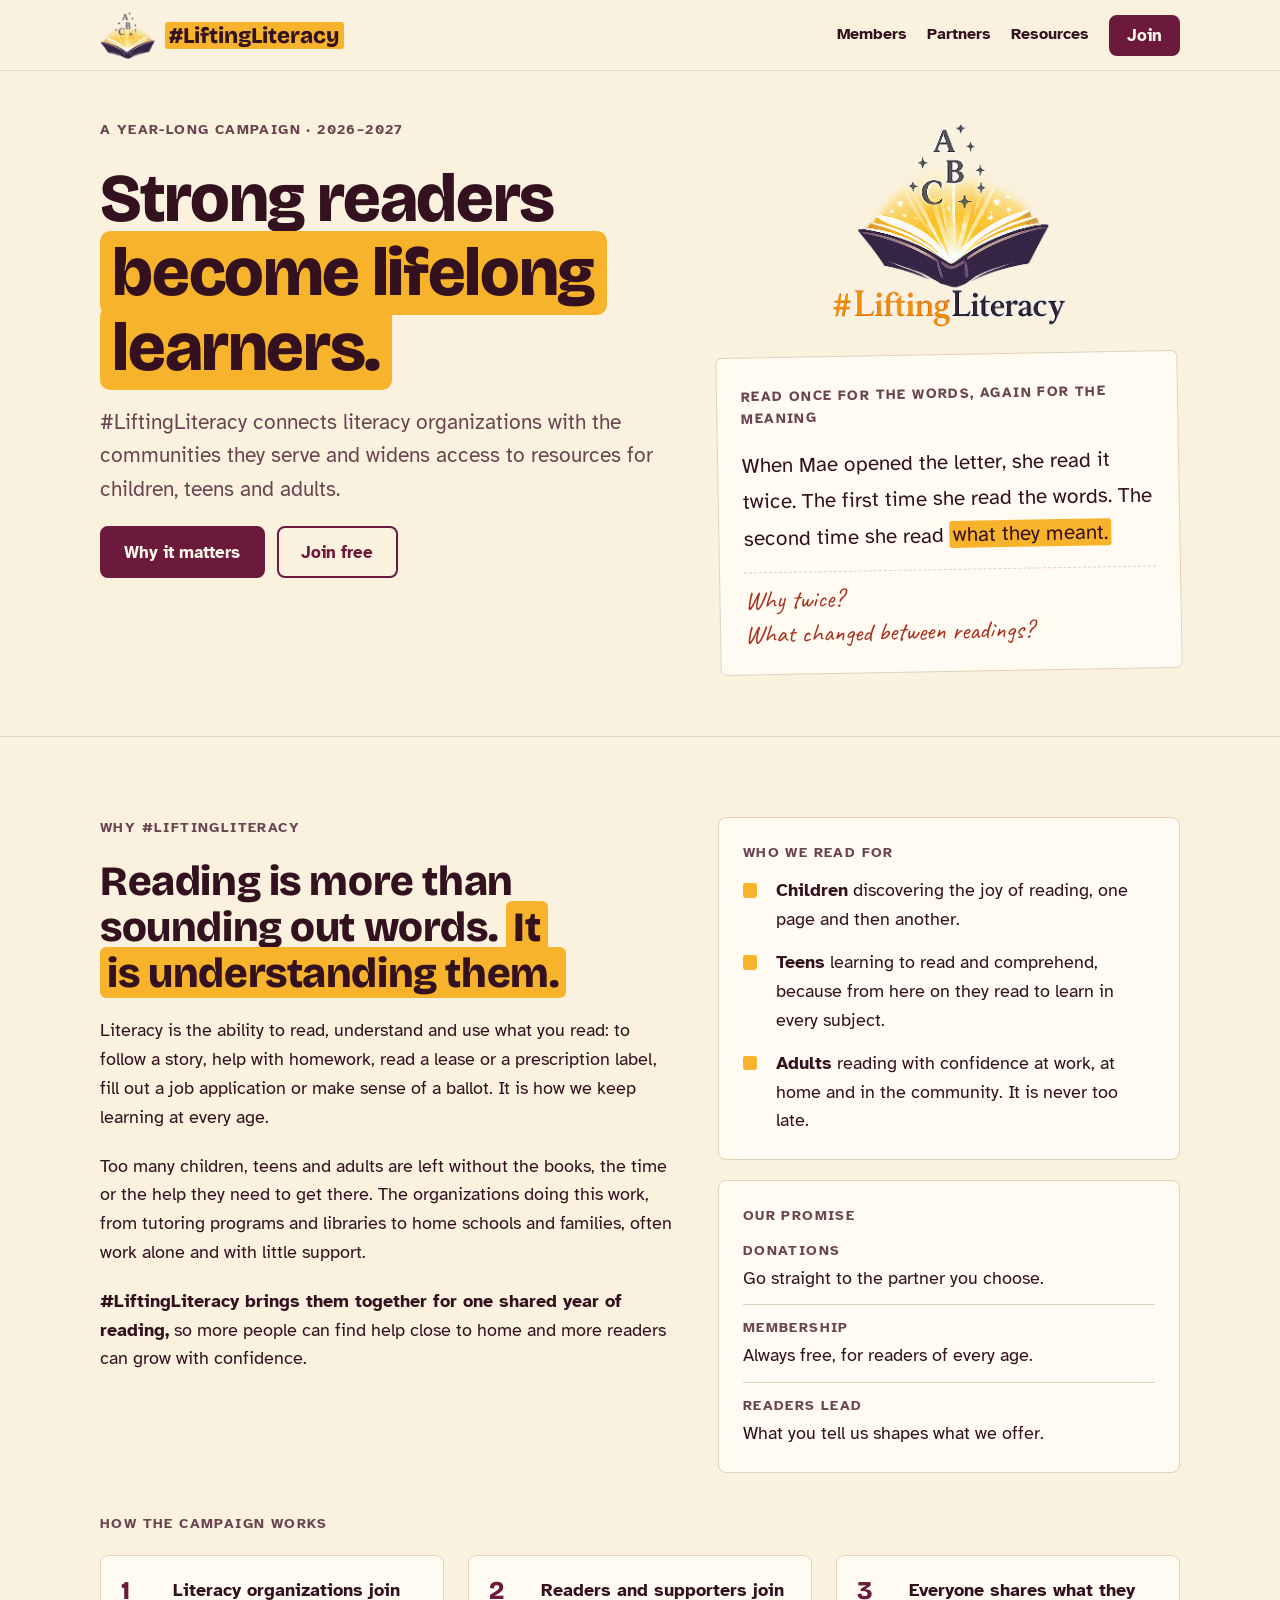
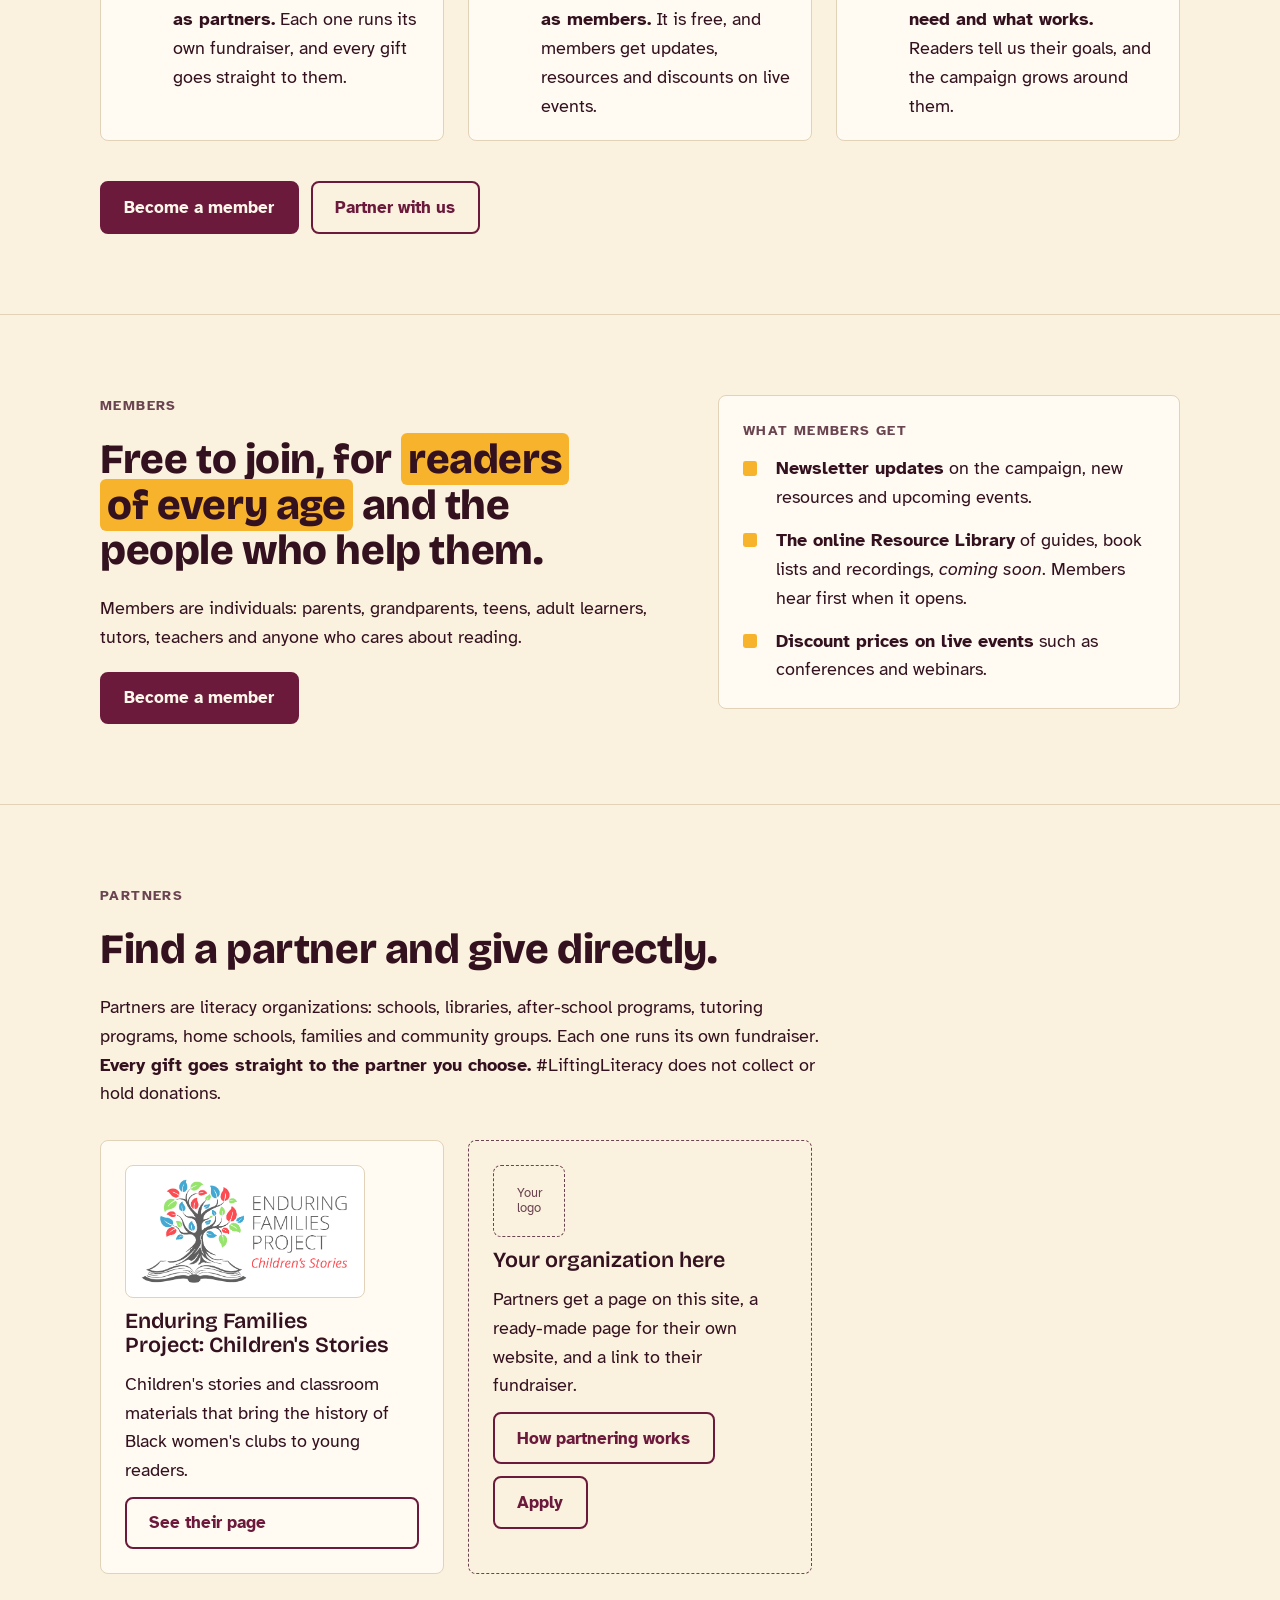
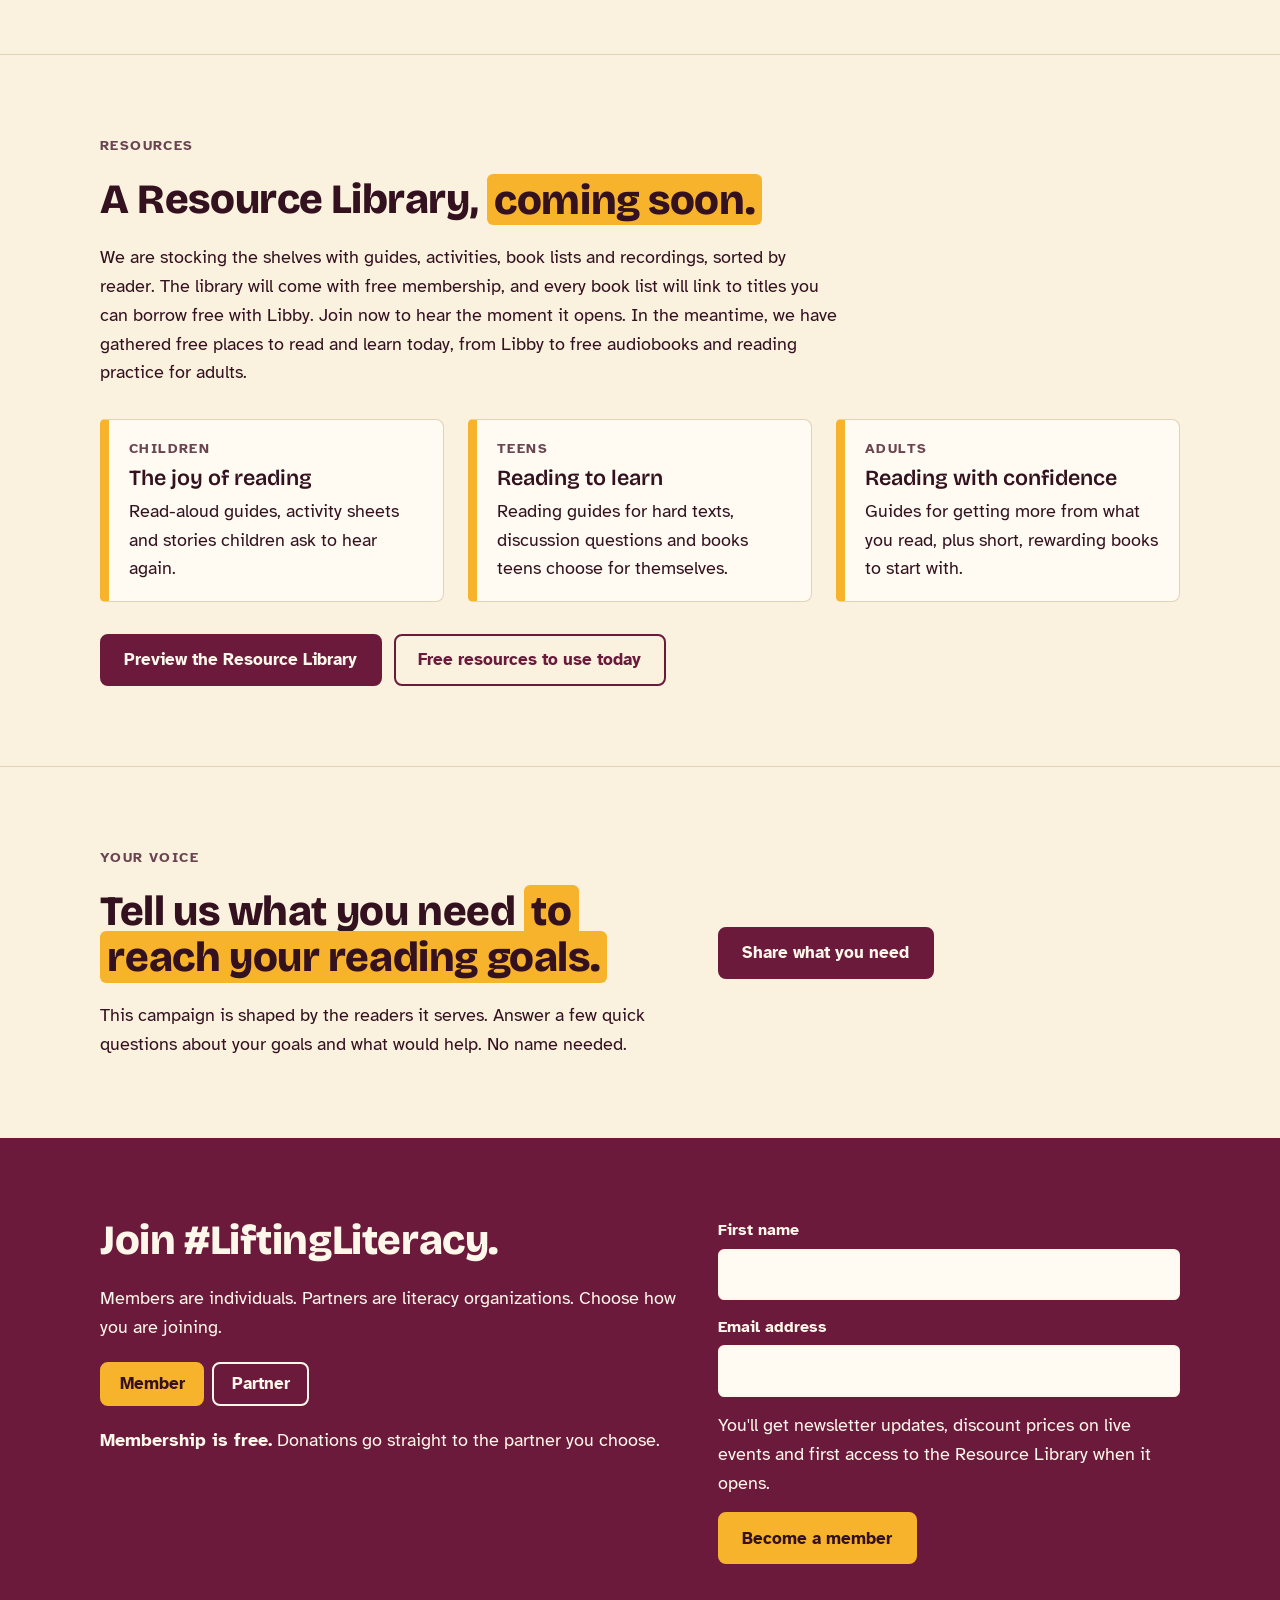
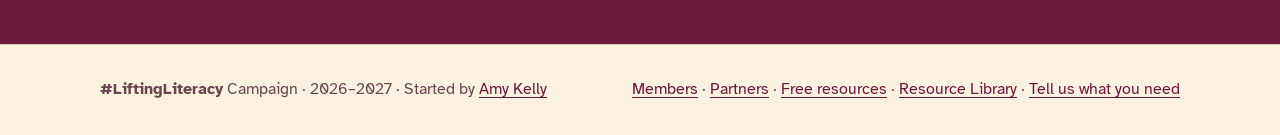
<file: index.html>
<!doctype html>
<html lang="en">
<head>
<meta charset="utf-8">
<meta name="viewport" content="width=device-width, initial-scale=1">
<title>#LiftingLiteracy Campaign</title>
<meta name="description" content="The #LiftingLiteracy campaign (2026–2027) connects literacy organizations with the communities they serve and widens access to reading for all ages.">
<link rel="icon" href="assets/logo-mark.png">
<link rel="preconnect" href="https://fonts.googleapis.com">
<link rel="stylesheet" href="https://fonts.googleapis.com/css2?family=Atkinson+Hyperlegible:ital,wght@0,400;0,700;1,400&family=Bricolage+Grotesque:opsz,wght@12..96,600;12..96,800&family=Caveat:wght@600&display=swap">
<link rel="stylesheet" href="assets/styles.css?v=20261019b">
</head>
<body>

<header class="site">
  <div class="wrap">
    <a class="wordmark" href="#top"><img class="mark-img" src="assets/logo-mark.png" alt="" width="240" height="208"><span>#LiftingLiteracy</span></a>
    <nav aria-label="Main">
      <a href="#members">Members</a>
      <a href="#partners">Partners</a>
      <a href="#resources">Resources</a>
      <a class="btn" href="#join" style="color:var(--on-deep);padding:0.5rem 1rem">Join</a>
    </nav>
  </div>
</header>

<main id="home">
  <section id="top" class="hero">
    <div class="wrap split" style="align-items:start">
      <div class="stack">
        <p class="label">A year-long campaign · 2026–2027</p>
        <h1>Strong readers <mark>become lifelong learners.</mark></h1>
        <p class="lede">#LiftingLiteracy connects literacy organizations with the communities they serve and widens access to resources for children, teens and adults.</p>
        <div class="row">
          <a class="btn" href="#why">Why it matters</a>
          <a class="btn ghost" href="#join">Join free</a>
        </div>
      </div>
      <div class="hero-side">
          <img class="logo-full" src="assets/logo.png" alt="#LiftingLiteracy logo: an open book with light and the letters A, B and C rising from its pages" width="509" height="447">
      <div class="passage" aria-label="A short passage marked up the way a careful reader would">
        <p class="label">Read once for the words, again for the meaning</p>
        <p class="text">When Mae opened the letter, she read it twice. The first time she read the words. The second time she read <mark>what they meant.</mark></p>
        <div class="notes"><span>Why twice?</span><span>What changed between readings?</span></div>
      </div>
      </div>
    </div>
  </section>

  <section id="why">
    <div class="wrap stack" style="gap:2.5rem">
      <div class="split" style="align-items:start">
        <div class="stack">
          <p class="label">Why #LiftingLiteracy</p>
          <h2>Reading is more than sounding out words. <mark>It is understanding them.</mark></h2>
          <p>Literacy is the ability to read, understand and use what you read: to follow a story, help with homework, read a lease or a prescription label, fill out a job application or make sense of a ballot. It is how we keep learning at every age.</p>
          <p>Too many children, teens and adults are left without the books, the time or the help they need to get there. The organizations doing this work, from tutoring programs and libraries to home schools and families, often work alone and with little support.</p>
          <p><strong>#LiftingLiteracy brings them together for one shared year of reading,</strong> so more people can find help close to home and more readers can grow with confidence.</p>
        </div>
        <div class="stack">
        <div class="card">
          <p class="label">Who we read for</p>
          <ul class="points">
            <li><p><strong>Children</strong> discovering the joy of reading, one page and then another.</p></li>
            <li><p><strong>Teens</strong> learning to read and comprehend, because from here on they read to learn in every subject.</p></li>
            <li><p><strong>Adults</strong> reading with confidence at work, at home and in the community. It is never too late.</p></li>
          </ul>
        </div>
        <div class="card promise">
          <p class="label">Our promise</p>
          <dl class="facts">
            <div style="border-top:0;padding-top:0"><dt>Donations</dt><dd>Go straight to the partner you choose.</dd></div>
            <div><dt>Membership</dt><dd>Always free, for readers of every age.</dd></div>
            <div><dt>Readers lead</dt><dd>What you tell us shapes what we offer.</dd></div>
          </dl>
        </div>
        </div>
      </div>
      <div class="stack">
        <p class="label">How the campaign works</p>
        <ol class="steps how">
          <li><p><strong>Literacy organizations join as partners.</strong> Each one runs its own fundraiser, and every gift goes straight to them.</p></li>
          <li><p><strong>Readers and supporters join as members.</strong> It is free, and members get updates, resources and discounts on live events.</p></li>
          <li><p><strong>Everyone shares what they need and what works.</strong> Readers tell us their goals, and the campaign grows around them.</p></li>
        </ol>
      </div>
      <div class="row">
        <a class="btn" href="#members">Become a member</a>
        <a class="btn ghost" href="#partners">Partner with us</a>
      </div>
    </div>
  </section>

  <section id="members">
    <div class="wrap split" style="align-items:start">
      <div class="stack">
        <p class="label">Members</p>
        <h2>Free to join, for <mark>readers of every age</mark> and the people who help them.</h2>
        <p>Members are individuals: parents, grandparents, teens, adult learners, tutors, teachers and anyone who cares about reading.</p>
        <div class="row"><a class="btn" href="#join">Become a member</a></div>
      </div>
      <div class="card">
        <p class="label">What members get</p>
        <ul class="points">
          <li><p><strong>Newsletter updates</strong> on the campaign, new resources and upcoming events.</p></li>
          <li><p><strong>The online Resource Library</strong> of guides, book lists and recordings, <em>coming soon</em>. Members hear first when it opens.</p></li>
          <li><p><strong>Discount prices on live events</strong> such as conferences and webinars.</p></li>
        </ul>
      </div>
    </div>
  </section>

  <section id="partners">
    <div class="wrap stack" style="gap:2rem">
      <div class="stack">
        <p class="label">Partners</p>
        <h2>Find a partner and give directly.</h2>
        <p>Partners are literacy organizations: schools, libraries, after-school programs, tutoring programs, home schools, families and community groups. Each one runs its own fundraiser. <strong>Every gift goes straight to the partner you choose.</strong> #LiftingLiteracy does not collect or hold donations.</p>
      </div>
      <div class="cols3">
        <div class="card">
          <img class="partner-logo" src="assets/efp-logo.png" alt="Enduring Families Project: Children's Stories logo" width="703" height="359">
          <h3>Enduring Families Project: Children's Stories</h3>
          <p>Children's stories and classroom materials that bring the history of Black women's clubs to young readers.</p>
          <a class="btn ghost" href="enduring-families.html">See their page</a>
        </div>
        <div class="card open">
          <div class="logo">Your<br>logo</div>
          <h3>Your organization here</h3>
          <p>Partners get a page on this site, a ready-made page for their own website, and a link to their fundraiser.</p>
          <div class="row"><a class="btn ghost" href="become-a-partner.html">How partnering works</a><a class="btn ghost" href="#join-partner">Apply</a></div>
        </div>
      </div>
    </div>
  </section>

  <section id="resources">
    <div class="wrap stack" style="gap:2rem">
      <div class="stack">
        <p class="label">Resources</p>
        <h2>A Resource Library, <mark>coming soon.</mark></h2>
        <p>We are stocking the shelves with guides, activities, book lists and recordings, sorted by reader. The library will come with free membership, and every book list will link to titles you can borrow free with Libby. Join now to hear the moment it opens. In the meantime, we have gathered free places to read and learn today, from Libby to free audiobooks and reading practice for adults.</p>
      </div>
      <div class="cols3">
        <div class="item"><p class="label">Children</p><h3>The joy of reading</h3><p>Read-aloud guides, activity sheets and stories children ask to hear again.</p></div>
        <div class="item"><p class="label">Teens</p><h3>Reading to learn</h3><p>Reading guides for hard texts, discussion questions and books teens choose for themselves.</p></div>
        <div class="item"><p class="label">Adults</p><h3>Reading with confidence</h3><p>Guides for getting more from what you read, plus short, rewarding books to start with.</p></div>
      </div>
      <div class="row">
        <a class="btn" href="resource-library.html">Preview the Resource Library</a>
        <a class="btn ghost" href="free-resources.html">Free resources to use today</a>
      </div>
    </div>
  </section>

  <section id="your-voice">
    <div class="wrap split" style="align-items:center">
      <div class="stack">
        <p class="label">Your voice</p>
        <h2>Tell us what you need <mark>to reach your reading goals.</mark></h2>
        <p>This campaign is shaped by the readers it serves. Answer a few quick questions about your goals and what would help. No name needed.</p>
      </div>
      <div class="row"><a class="btn" href="survey.html">Share what you need</a></div>
    </div>
  </section>

  <section id="join" class="signup">
    <div class="wrap split" style="align-items:start">
      <div class="stack">
        <h2>Join #LiftingLiteracy.</h2>
        <p>Members are individuals. Partners are literacy organizations. Choose how you are joining.</p>
        <div class="tabs" role="tablist" aria-label="How you are joining">
          <button type="button" role="tab" id="tab-member" aria-controls="form-member" aria-selected="true">Member</button>
          <button type="button" role="tab" id="tab-partner" aria-controls="form-partner" aria-selected="false">Partner</button>
        </div>
        <p><strong>Membership is free.</strong> Donations go straight to the partner you choose.</p>
      </div>
      <div class="stack">
        <form id="form-member" role="tabpanel" aria-labelledby="tab-member" action="https://app.getresponse.com/add_subscriber.html" method="post" accept-charset="utf-8">
          <input type="hidden" name="campaign_token" value="79yDy">
          <input type="hidden" name="start_day" value="0">
          <input type="hidden" name="thankyou_url" value="https://liftingliteracy.amykellywrites.com/?joined=member#join">
          <label for="m-name">First name<input id="m-name" name="name" type="text" autocomplete="given-name" required></label>
          <label for="m-email">Email address<input id="m-email" name="email" type="email" autocomplete="email" required></label>
          <p>You'll get newsletter updates, discount prices on live events and first access to the Resource Library when it opens.</p>
          <button class="btn" type="submit">Become a member</button>
        </form>
        <form id="form-partner" role="tabpanel" aria-labelledby="tab-partner" action="https://app.getresponse.com/add_subscriber.html" method="post" accept-charset="utf-8" hidden>
          <input type="hidden" name="campaign_token" value="79y27">
          <input type="hidden" name="start_day" value="0">
          <input type="hidden" name="thankyou_url" value="https://liftingliteracy.amykellywrites.com/?joined=partner#join">
          <label for="p-name">Your name<input id="p-name" name="name" type="text" autocomplete="name" required></label>
          <label for="p-org">Organization name<input id="p-org" type="text" autocomplete="organization" required></label>
          <label for="p-email">Email address<input id="p-email" name="email" type="email" autocomplete="email" required></label>
          <p>We'll email you about next steps: your partner page, your fundraiser link and the partner kit.</p>
          <button class="btn" type="submit">Apply as a partner</button>
        </form>
        <p class="msg" id="su-msg" role="status" hidden></p>
      </div>
    </div>
  </section>
</main>

<footer>
  <div class="wrap">
    <span><strong>#LiftingLiteracy</strong> Campaign · 2026–2027 · Started by <a href="https://amykellywrites.com">Amy Kelly</a></span>
    <span><a href="#members">Members</a> · <a href="#partners">Partners</a> · <a href="free-resources.html">Free resources</a> · <a href="resource-library.html">Resource Library</a> · <a href="survey.html">Tell us what you need</a></span>
  </div>
</footer>
<script src="assets/site.js?v=20261019b"></script>
</body>
</html>
</file>
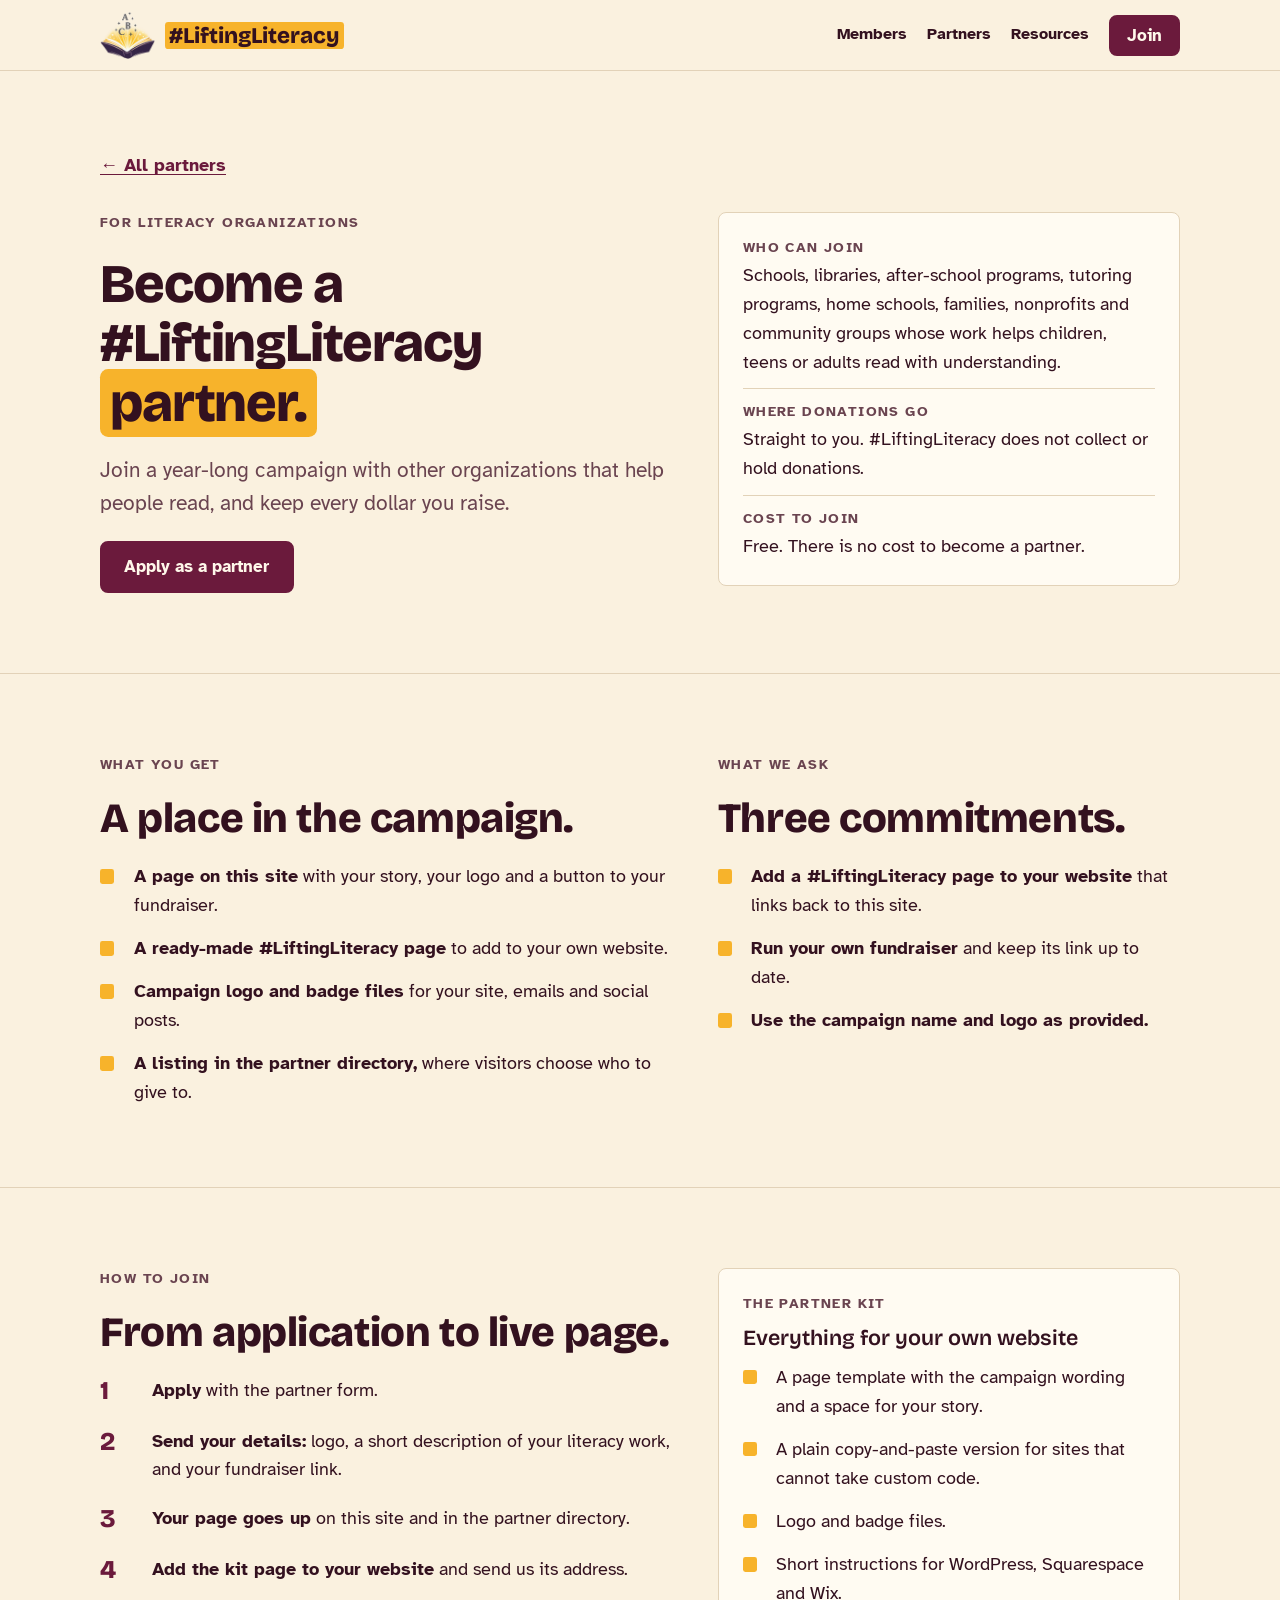
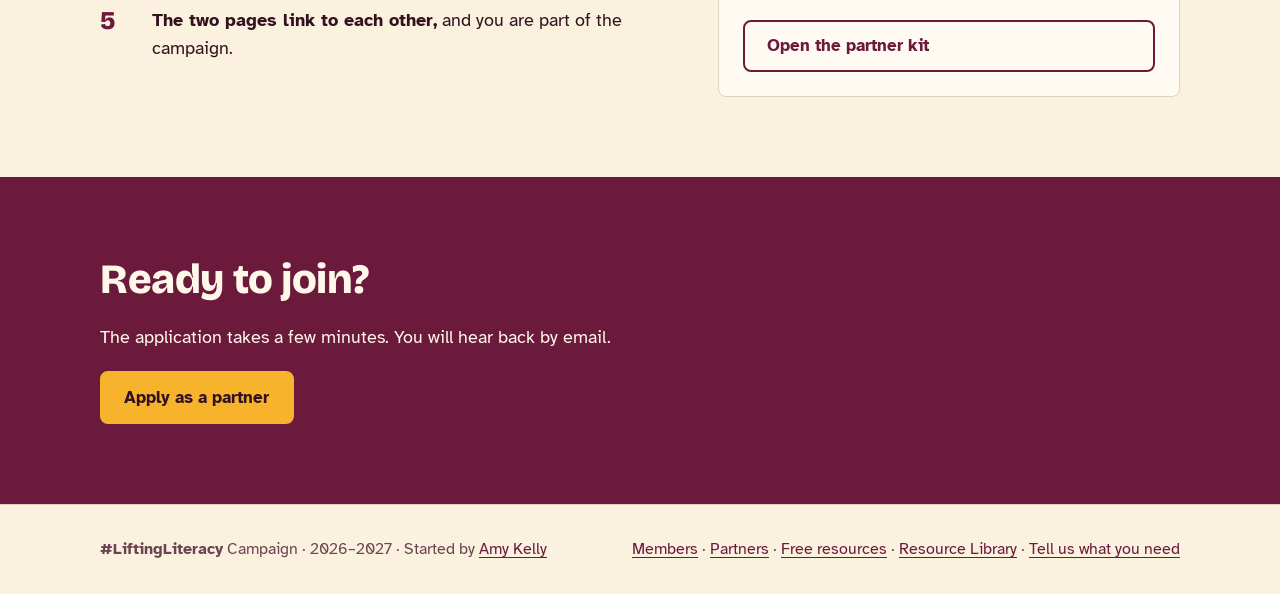
<file: become-a-partner.html>
<!doctype html>
<html lang="en">
<head>
<meta charset="utf-8">
<meta name="viewport" content="width=device-width, initial-scale=1">
<title>Become a Partner | #LiftingLiteracy</title>
<meta name="description" content="The #LiftingLiteracy campaign (2026–2027) connects literacy organizations with the communities they serve and widens access to reading for all ages.">
<link rel="icon" href="assets/logo-mark.png">
<link rel="preconnect" href="https://fonts.googleapis.com">
<link rel="stylesheet" href="https://fonts.googleapis.com/css2?family=Atkinson+Hyperlegible:ital,wght@0,400;0,700;1,400&family=Bricolage+Grotesque:opsz,wght@12..96,600;12..96,800&family=Caveat:wght@600&display=swap">
<link rel="stylesheet" href="assets/styles.css?v=20261019b">
</head>
<body>

<header class="site">
  <div class="wrap">
    <a class="wordmark" href="index.html#top"><img class="mark-img" src="assets/logo-mark.png" alt="" width="240" height="208"><span>#LiftingLiteracy</span></a>
    <nav aria-label="Main">
      <a href="index.html#members">Members</a>
      <a href="index.html#partners">Partners</a>
      <a href="index.html#resources">Resources</a>
      <a class="btn" href="index.html#join" style="color:var(--on-deep);padding:0.5rem 1rem">Join</a>
    </nav>
  </div>
</header>

<main id="become-partner">
  <section>
    <div class="wrap stack" style="gap:2rem">
      <a class="back" href="index.html#partners">← All partners</a>
      <div class="split" style="align-items:start">
        <div class="stack">
          <p class="label">For literacy organizations</p>
          <h1 style="font-size:clamp(2.1rem,5vw,3.4rem)">Become a #LiftingLiteracy <mark>partner.</mark></h1>
          <p class="lede">Join a year-long campaign with other organizations that help people read, and keep every dollar you raise.</p>
          <div class="row"><a class="btn" href="index.html#join-partner">Apply as a partner</a></div>
        </div>
        <div class="card">
          <dl class="facts">
            <div style="border-top:0;padding-top:0"><dt>Who can join</dt><dd>Schools, libraries, after-school programs, tutoring programs, home schools, families, nonprofits and community groups whose work helps children, teens or adults read with understanding.</dd></div>
            <div><dt>Where donations go</dt><dd>Straight to you. #LiftingLiteracy does not collect or hold donations.</dd></div>
            <div><dt>Cost to join</dt><dd>Free. There is no cost to become a partner.</dd></div>
          </dl>
        </div>
      </div>
    </div>
  </section>

  <section>
    <div class="wrap split" style="align-items:start">
      <div class="stack">
        <p class="label">What you get</p>
        <h2>A place in the campaign.</h2>
        <ul class="points">
          <li><p><strong>A page on this site</strong> with your story, your logo and a button to your fundraiser.</p></li>
          <li><p><strong>A ready-made #LiftingLiteracy page</strong> to add to your own website.</p></li>
          <li><p><strong>Campaign logo and badge files</strong> for your site, emails and social posts.</p></li>
          <li><p><strong>A listing in the partner directory,</strong> where visitors choose who to give to.</p></li>
        </ul>
      </div>
      <div class="stack">
        <p class="label">What we ask</p>
        <h2>Three commitments.</h2>
        <ul class="points">
          <li><p><strong>Add a #LiftingLiteracy page to your website</strong> that links back to this site.</p></li>
          <li><p><strong>Run your own fundraiser</strong> and keep its link up to date.</p></li>
          <li><p><strong>Use the campaign name and logo as provided.</strong></p></li>
        </ul>
      </div>
    </div>
  </section>

  <section>
    <div class="wrap split" style="align-items:start">
      <div class="stack">
        <p class="label">How to join</p>
        <h2>From application to live page.</h2>
        <ol class="steps">
          <li><p><strong>Apply</strong> with the partner form.</p></li>
          <li><p><strong>Send your details:</strong> logo, a short description of your literacy work, and your fundraiser link.</p></li>
          <li><p><strong>Your page goes up</strong> on this site and in the partner directory.</p></li>
          <li><p><strong>Add the kit page to your website</strong> and send us its address.</p></li>
          <li><p><strong>The two pages link to each other,</strong> and you are part of the campaign.</p></li>
        </ol>
      </div>
      <div class="card">
        <p class="label">The partner kit</p>
        <h3>Everything for your own website</h3>
        <ul class="points">
          <li><p>A page template with the campaign wording and a space for your story.</p></li>
          <li><p>A plain copy-and-paste version for sites that cannot take custom code.</p></li>
          <li><p>Logo and badge files.</p></li>
          <li><p>Short instructions for WordPress, Squarespace and Wix.</p></li>
        </ul>
        <a class="btn ghost" href="partner-kit.html">Open the partner kit</a>
      </div>
    </div>
  </section>

  <section class="signup">
    <div class="wrap stack">
      <h2>Ready to join?</h2>
      <p>The application takes a few minutes. You will hear back by email.</p>
      <div class="row"><a class="btn" href="index.html#join-partner">Apply as a partner</a></div>
    </div>
  </section>
</main>

<footer>
  <div class="wrap">
    <span><strong>#LiftingLiteracy</strong> Campaign · 2026–2027 · Started by <a href="https://amykellywrites.com">Amy Kelly</a></span>
    <span><a href="index.html#members">Members</a> · <a href="index.html#partners">Partners</a> · <a href="free-resources.html">Free resources</a> · <a href="resource-library.html">Resource Library</a> · <a href="survey.html">Tell us what you need</a></span>
  </div>
</footer>
<script src="assets/site.js?v=20261019b"></script>
</body>
</html>
</file>
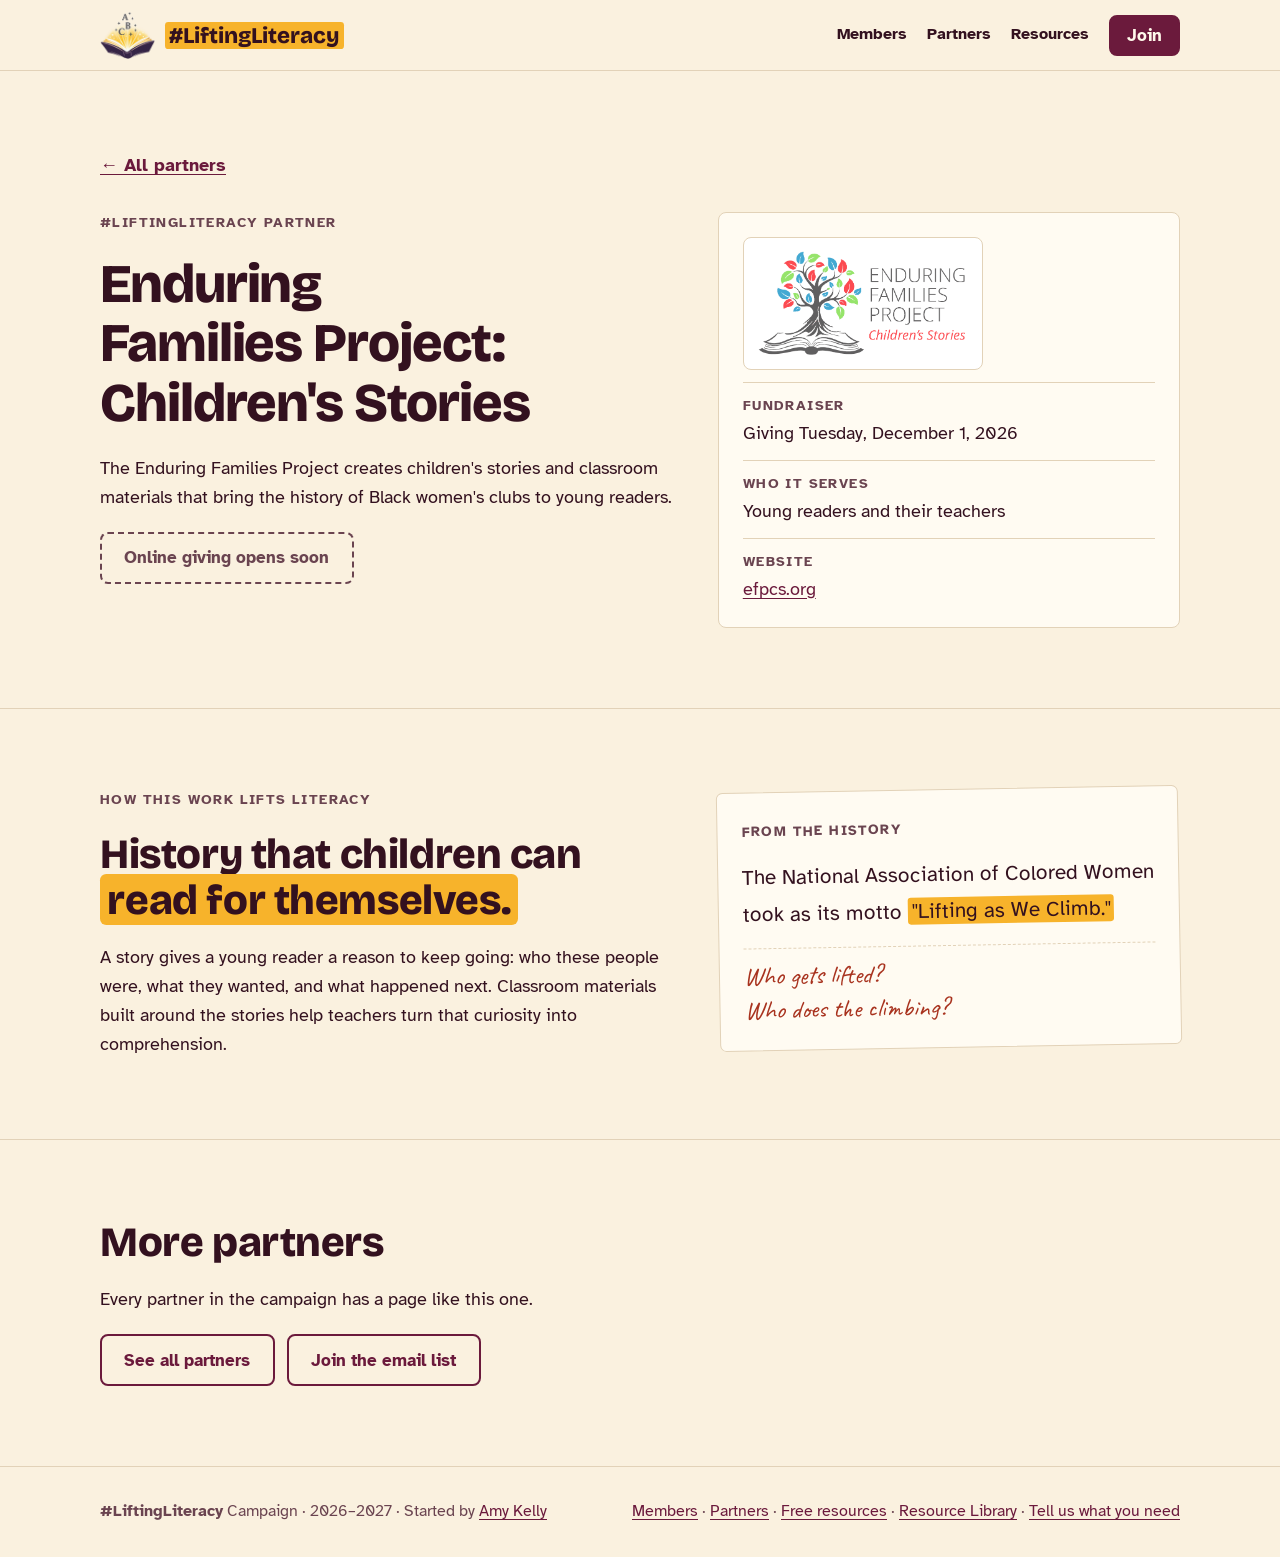
<file: enduring-families.html>
<!doctype html>
<html lang="en">
<head>
<meta charset="utf-8">
<meta name="viewport" content="width=device-width, initial-scale=1">
<title>Enduring Families Project: Children's Stories | #LiftingLiteracy</title>
<meta name="description" content="The #LiftingLiteracy campaign (2026–2027) connects literacy organizations with the communities they serve and widens access to reading for all ages.">
<link rel="icon" href="assets/logo-mark.png">
<link rel="preconnect" href="https://fonts.googleapis.com">
<link rel="stylesheet" href="https://fonts.googleapis.com/css2?family=Atkinson+Hyperlegible:ital,wght@0,400;0,700;1,400&family=Bricolage+Grotesque:opsz,wght@12..96,600;12..96,800&family=Caveat:wght@600&display=swap">
<link rel="stylesheet" href="assets/styles.css?v=20261019b">
</head>
<body>

<header class="site">
  <div class="wrap">
    <a class="wordmark" href="index.html#top"><img class="mark-img" src="assets/logo-mark.png" alt="" width="240" height="208"><span>#LiftingLiteracy</span></a>
    <nav aria-label="Main">
      <a href="index.html#members">Members</a>
      <a href="index.html#partners">Partners</a>
      <a href="index.html#resources">Resources</a>
      <a class="btn" href="index.html#join" style="color:var(--on-deep);padding:0.5rem 1rem">Join</a>
    </nav>
  </div>
</header>

<main id="partner-efp">
  <section>
    <div class="wrap stack" style="gap:2rem">
      <a class="back" href="index.html#partners">← All partners</a>
      <div class="split" style="align-items:start">
        <div class="stack">
          <p class="label">#LiftingLiteracy partner</p>
          <h1 style="font-size:clamp(2.1rem,5vw,3.4rem)">Enduring Families Project: Children's Stories</h1>
          <p>The Enduring Families Project creates children's stories and classroom materials that bring the history of Black women's clubs to young readers.</p>
          <div class="row">
            <span class="btn" aria-disabled="true">Online giving opens soon</span>
          </div>
        </div>
        <div class="card">
          <img class="partner-logo" src="assets/efp-logo.png" alt="Enduring Families Project: Children's Stories logo" width="703" height="359">
          <dl class="facts">
            <div><dt>Fundraiser</dt><dd>Giving Tuesday, December 1, 2026</dd></div>
            <div><dt>Who it serves</dt><dd>Young readers and their teachers</dd></div>
            <div><dt>Website</dt><dd><a href="https://efpcs.org" target="_blank" rel="noopener">efpcs.org</a></dd></div>
          </dl>
        </div>
      </div>
    </div>
  </section>
  <section>
    <div class="wrap split" style="align-items:start">
      <div class="stack">
        <p class="label">How this work lifts literacy</p>
        <h2>History that children can <mark>read for themselves.</mark></h2>
        <p>A story gives a young reader a reason to keep going: who these people were, what they wanted, and what happened next. Classroom materials built around the stories help teachers turn that curiosity into comprehension.</p>
      </div>
      <div class="passage">
        <p class="label">From the history</p>
        <p class="text">The National Association of Colored Women took as its motto <mark>"Lifting as We Climb."</mark></p>
        <div class="notes"><span>Who gets lifted?</span><span>Who does the climbing?</span></div>
      </div>
    </div>
  </section>
  <section>
    <div class="wrap stack">
      <h2>More partners</h2>
      <p>Every partner in the campaign has a page like this one.</p>
      <div class="row"><a class="btn ghost" href="index.html#partners">See all partners</a><a class="btn ghost" href="index.html#join">Join the email list</a></div>
    </div>
  </section>
</main>

<footer>
  <div class="wrap">
    <span><strong>#LiftingLiteracy</strong> Campaign · 2026–2027 · Started by <a href="https://amykellywrites.com">Amy Kelly</a></span>
    <span><a href="index.html#members">Members</a> · <a href="index.html#partners">Partners</a> · <a href="free-resources.html">Free resources</a> · <a href="resource-library.html">Resource Library</a> · <a href="survey.html">Tell us what you need</a></span>
  </div>
</footer>
<script src="assets/site.js?v=20261019b"></script>
</body>
</html>
</file>
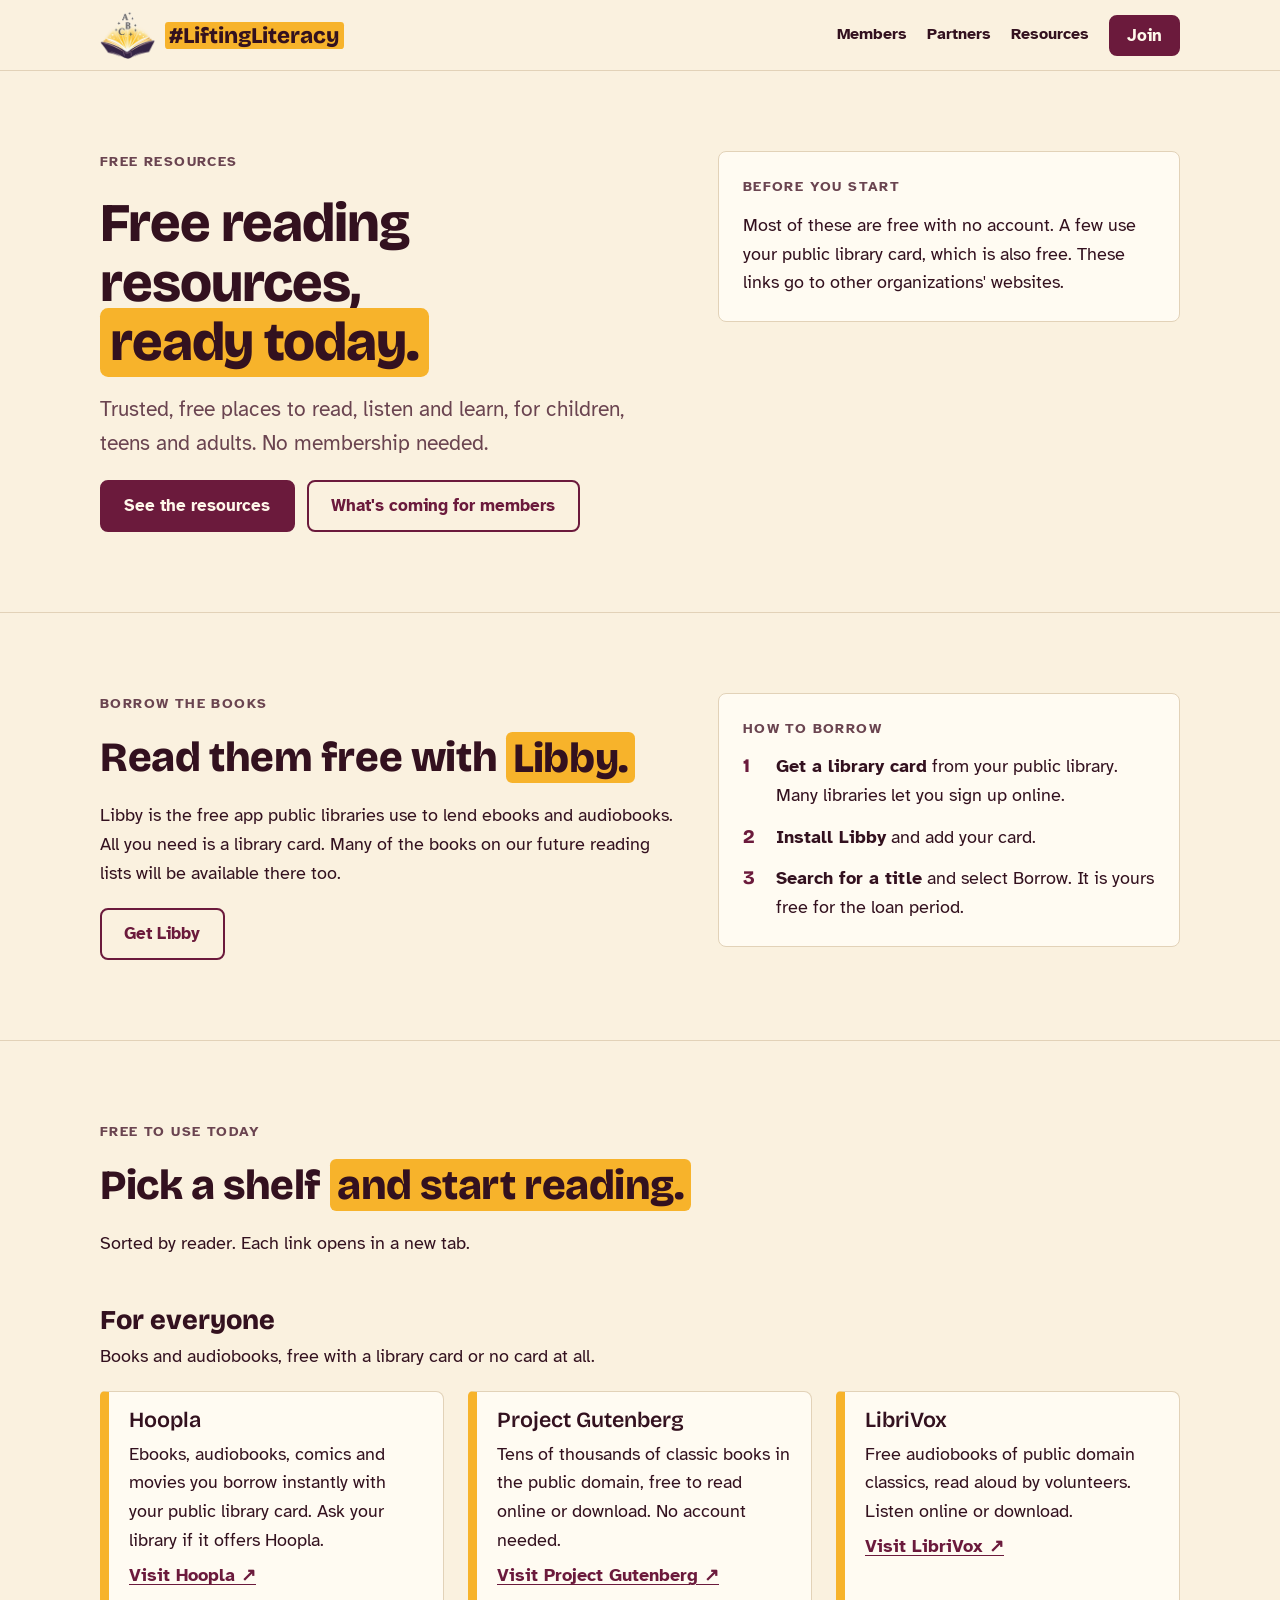
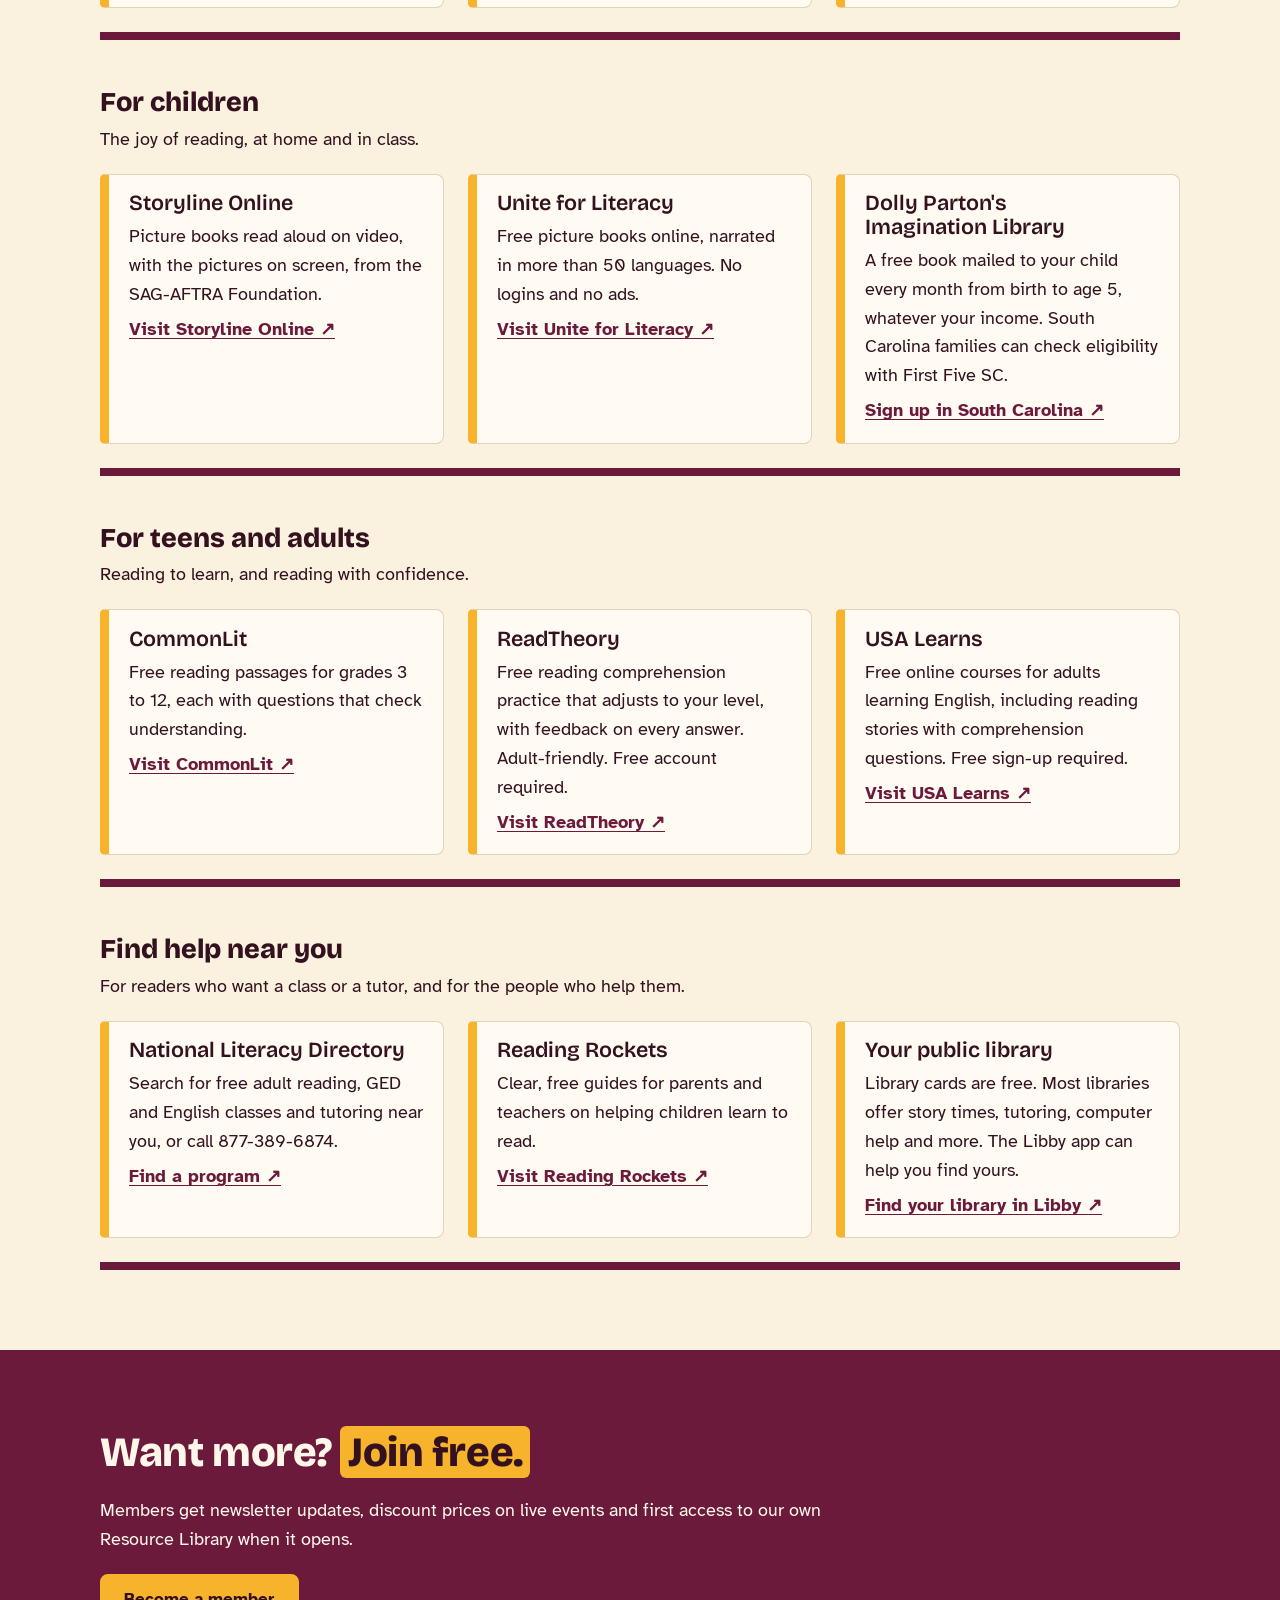
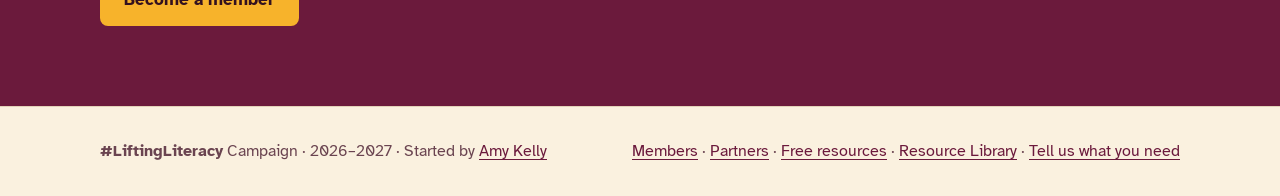
<file: free-resources.html>
<!doctype html>
<html lang="en">
<head>
<meta charset="utf-8">
<meta name="viewport" content="width=device-width, initial-scale=1">
<title>Free Reading Resources | #LiftingLiteracy</title>
<meta name="description" content="The #LiftingLiteracy campaign (2026–2027) connects literacy organizations with the communities they serve and widens access to reading for all ages.">
<link rel="icon" href="assets/logo-mark.png">
<link rel="preconnect" href="https://fonts.googleapis.com">
<link rel="stylesheet" href="https://fonts.googleapis.com/css2?family=Atkinson+Hyperlegible:ital,wght@0,400;0,700;1,400&family=Bricolage+Grotesque:opsz,wght@12..96,600;12..96,800&family=Caveat:wght@600&display=swap">
<link rel="stylesheet" href="assets/styles.css?v=20261019b">
</head>
<body>

<header class="site">
  <div class="wrap">
    <a class="wordmark" href="index.html#top"><img class="mark-img" src="assets/logo-mark.png" alt="" width="240" height="208"><span>#LiftingLiteracy</span></a>
    <nav aria-label="Main">
      <a href="index.html#members">Members</a>
      <a href="index.html#partners">Partners</a>
      <a href="index.html#resources">Resources</a>
      <a class="btn" href="index.html#join" style="color:var(--on-deep);padding:0.5rem 1rem">Join</a>
    </nav>
  </div>
</header>

<main id="library-page">
<main id="free-page">
  <section>
    <div class="wrap split" style="align-items:start">
      <div class="stack">
        <p class="label">Free resources</p>
        <h1 style="font-size:clamp(2.1rem,5vw,3.4rem)">Free reading resources, <mark>ready today.</mark></h1>
        <p class="lede">Trusted, free places to read, listen and learn, for children, teens and adults. No membership needed.</p>
        <div class="row"><a class="btn" href="#free">See the resources</a><a class="btn ghost" href="resource-library.html">What's coming for members</a></div>
      </div>
      <div class="card">
        <p class="label">Before you start</p>
        <p>Most of these are free with no account. A few use your public library card, which is also free. These links go to other organizations' websites.</p>
      </div>
    </div>
  </section>
  <section id="libby">
    <div class="wrap split" style="align-items:start">
      <div class="stack">
        <p class="label">Borrow the books</p>
        <h2>Read them free with <mark>Libby.</mark></h2>
        <p>Libby is the free app public libraries use to lend ebooks and audiobooks. All you need is a library card. Many of the books on our future reading lists will be available there too.</p>
        <div class="row"><a class="btn ghost" href="https://libbyapp.com/" target="_blank" rel="noopener">Get Libby</a></div>
      </div>
      <div class="card">
        <p class="label">How to borrow</p>
        <ol class="steps">
          <li><p><strong>Get a library card</strong> from your public library. Many libraries let you sign up online.</p></li>
          <li><p><strong>Install Libby</strong> and add your card.</p></li>
          <li><p><strong>Search for a title</strong> and select Borrow. It is yours free for the loan period.</p></li>
        </ol>
      </div>
    </div>
  </section>
  <section id="free">
    <div class="wrap stack" style="gap:3rem">
      <div class="stack">
        <p class="label">Free to use today</p>
        <h2>Pick a shelf <mark>and start reading.</mark></h2>
        <p>Sorted by reader. Each link opens in a new tab.</p>
      </div>
      <div class="shelf">
        <div class="stack" style="gap:0.4rem"><h3 style="font-size:1.7rem;font-weight:800">For everyone</h3><p>Books and audiobooks, free with a library card or no card at all.</p></div>
        <div class="cols3">
          <div class="item"><h3>Hoopla</h3><p>Ebooks, audiobooks, comics and movies you borrow instantly with your public library card. Ask your library if it offers Hoopla.</p><a href="https://www.hoopladigital.com/" target="_blank" rel="noopener">Visit Hoopla<span class="sr-only"> (opens in a new tab)</span> ↗</a></div>
          <div class="item"><h3>Project Gutenberg</h3><p>Tens of thousands of classic books in the public domain, free to read online or download. No account needed.</p><a href="https://www.gutenberg.org/" target="_blank" rel="noopener">Visit Project Gutenberg<span class="sr-only"> (opens in a new tab)</span> ↗</a></div>
          <div class="item"><h3>LibriVox</h3><p>Free audiobooks of public domain classics, read aloud by volunteers. Listen online or download.</p><a href="https://librivox.org/" target="_blank" rel="noopener">Visit LibriVox<span class="sr-only"> (opens in a new tab)</span> ↗</a></div>
        </div>
      </div>
      <div class="shelf">
        <div class="stack" style="gap:0.4rem"><h3 style="font-size:1.7rem;font-weight:800">For children</h3><p>The joy of reading, at home and in class.</p></div>
        <div class="cols3">
          <div class="item"><h3>Storyline Online</h3><p>Picture books read aloud on video, with the pictures on screen, from the SAG-AFTRA Foundation.</p><a href="https://storylineonline.net/" target="_blank" rel="noopener">Visit Storyline Online<span class="sr-only"> (opens in a new tab)</span> ↗</a></div>
          <div class="item"><h3>Unite for Literacy</h3><p>Free picture books online, narrated in more than 50 languages. No logins and no ads.</p><a href="https://uniteforliteracy.com/" target="_blank" rel="noopener">Visit Unite for Literacy<span class="sr-only"> (opens in a new tab)</span> ↗</a></div>
          <div class="item"><h3>Dolly Parton's Imagination Library</h3><p>A free book mailed to your child every month from birth to age 5, whatever your income. South Carolina families can check eligibility with First Five SC.</p><a href="https://www.first5sc.org/services/parenting-family-support/dolly-partons-imagination-library/" target="_blank" rel="noopener">Sign up in South Carolina<span class="sr-only"> (opens in a new tab)</span> ↗</a></div>
        </div>
      </div>
      <div class="shelf">
        <div class="stack" style="gap:0.4rem"><h3 style="font-size:1.7rem;font-weight:800">For teens and adults</h3><p>Reading to learn, and reading with confidence.</p></div>
        <div class="cols3">
          <div class="item"><h3>CommonLit</h3><p>Free reading passages for grades 3 to 12, each with questions that check understanding.</p><a href="https://www.commonlit.org/" target="_blank" rel="noopener">Visit CommonLit<span class="sr-only"> (opens in a new tab)</span> ↗</a></div>
          <div class="item"><h3>ReadTheory</h3><p>Free reading comprehension practice that adjusts to your level, with feedback on every answer. Adult-friendly. Free account required.</p><a href="https://readtheory.org/" target="_blank" rel="noopener">Visit ReadTheory<span class="sr-only"> (opens in a new tab)</span> ↗</a></div>
          <div class="item"><h3>USA Learns</h3><p>Free online courses for adults learning English, including reading stories with comprehension questions. Free sign-up required.</p><a href="https://www.usalearns.org/" target="_blank" rel="noopener">Visit USA Learns<span class="sr-only"> (opens in a new tab)</span> ↗</a></div>
        </div>
      </div>
      <div class="shelf">
        <div class="stack" style="gap:0.4rem"><h3 style="font-size:1.7rem;font-weight:800">Find help near you</h3><p>For readers who want a class or a tutor, and for the people who help them.</p></div>
        <div class="cols3">
          <div class="item"><h3>National Literacy Directory</h3><p>Search for free adult reading, GED and English classes and tutoring near you, or call 877-389-6874.</p><a href="https://www.nld.org/" target="_blank" rel="noopener">Find a program<span class="sr-only"> (opens in a new tab)</span> ↗</a></div>
          <div class="item"><h3>Reading Rockets</h3><p>Clear, free guides for parents and teachers on helping children learn to read.</p><a href="https://www.readingrockets.org/" target="_blank" rel="noopener">Visit Reading Rockets<span class="sr-only"> (opens in a new tab)</span> ↗</a></div>
          <div class="item"><h3>Your public library</h3><p>Library cards are free. Most libraries offer story times, tutoring, computer help and more. The Libby app can help you find yours.</p><a href="https://libbyapp.com/" target="_blank" rel="noopener">Find your library in Libby<span class="sr-only"> (opens in a new tab)</span> ↗</a></div>
        </div>
      </div>
    </div>
  </section>
  <section class="signup">
    <div class="wrap stack">
      <h2>Want more? <mark>Join free.</mark></h2>
      <p>Members get newsletter updates, discount prices on live events and first access to our own Resource Library when it opens.</p>
      <div class="row"><a class="btn" href="index.html#join">Become a member</a></div>
    </div>
  </section>
</main>

<footer>
  <div class="wrap">
    <span><strong>#LiftingLiteracy</strong> Campaign · 2026–2027 · Started by <a href="https://amykellywrites.com">Amy Kelly</a></span>
    <span><a href="index.html#members">Members</a> · <a href="index.html#partners">Partners</a> · <a href="free-resources.html">Free resources</a> · <a href="resource-library.html">Resource Library</a> · <a href="survey.html">Tell us what you need</a></span>
  </div>
</footer>
<script src="assets/site.js?v=20261019b"></script>
</body>
</html>
</file>
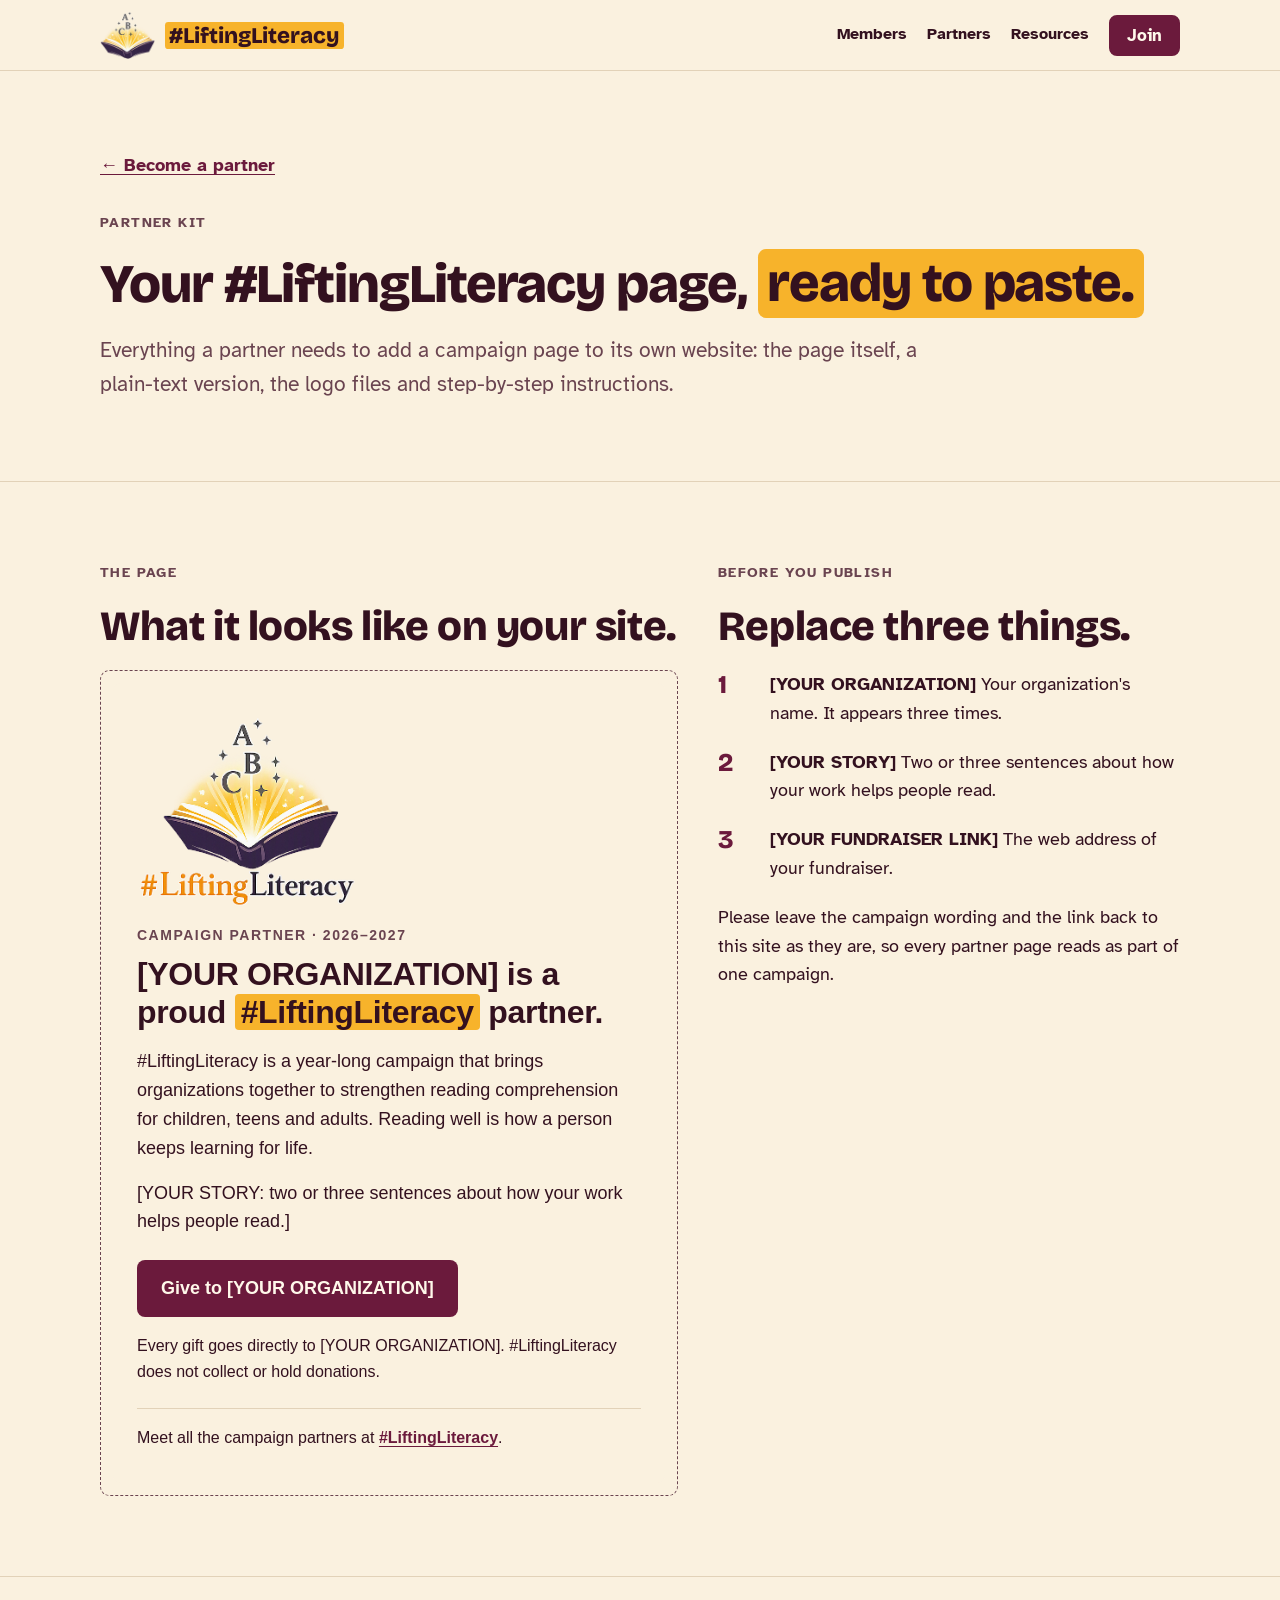
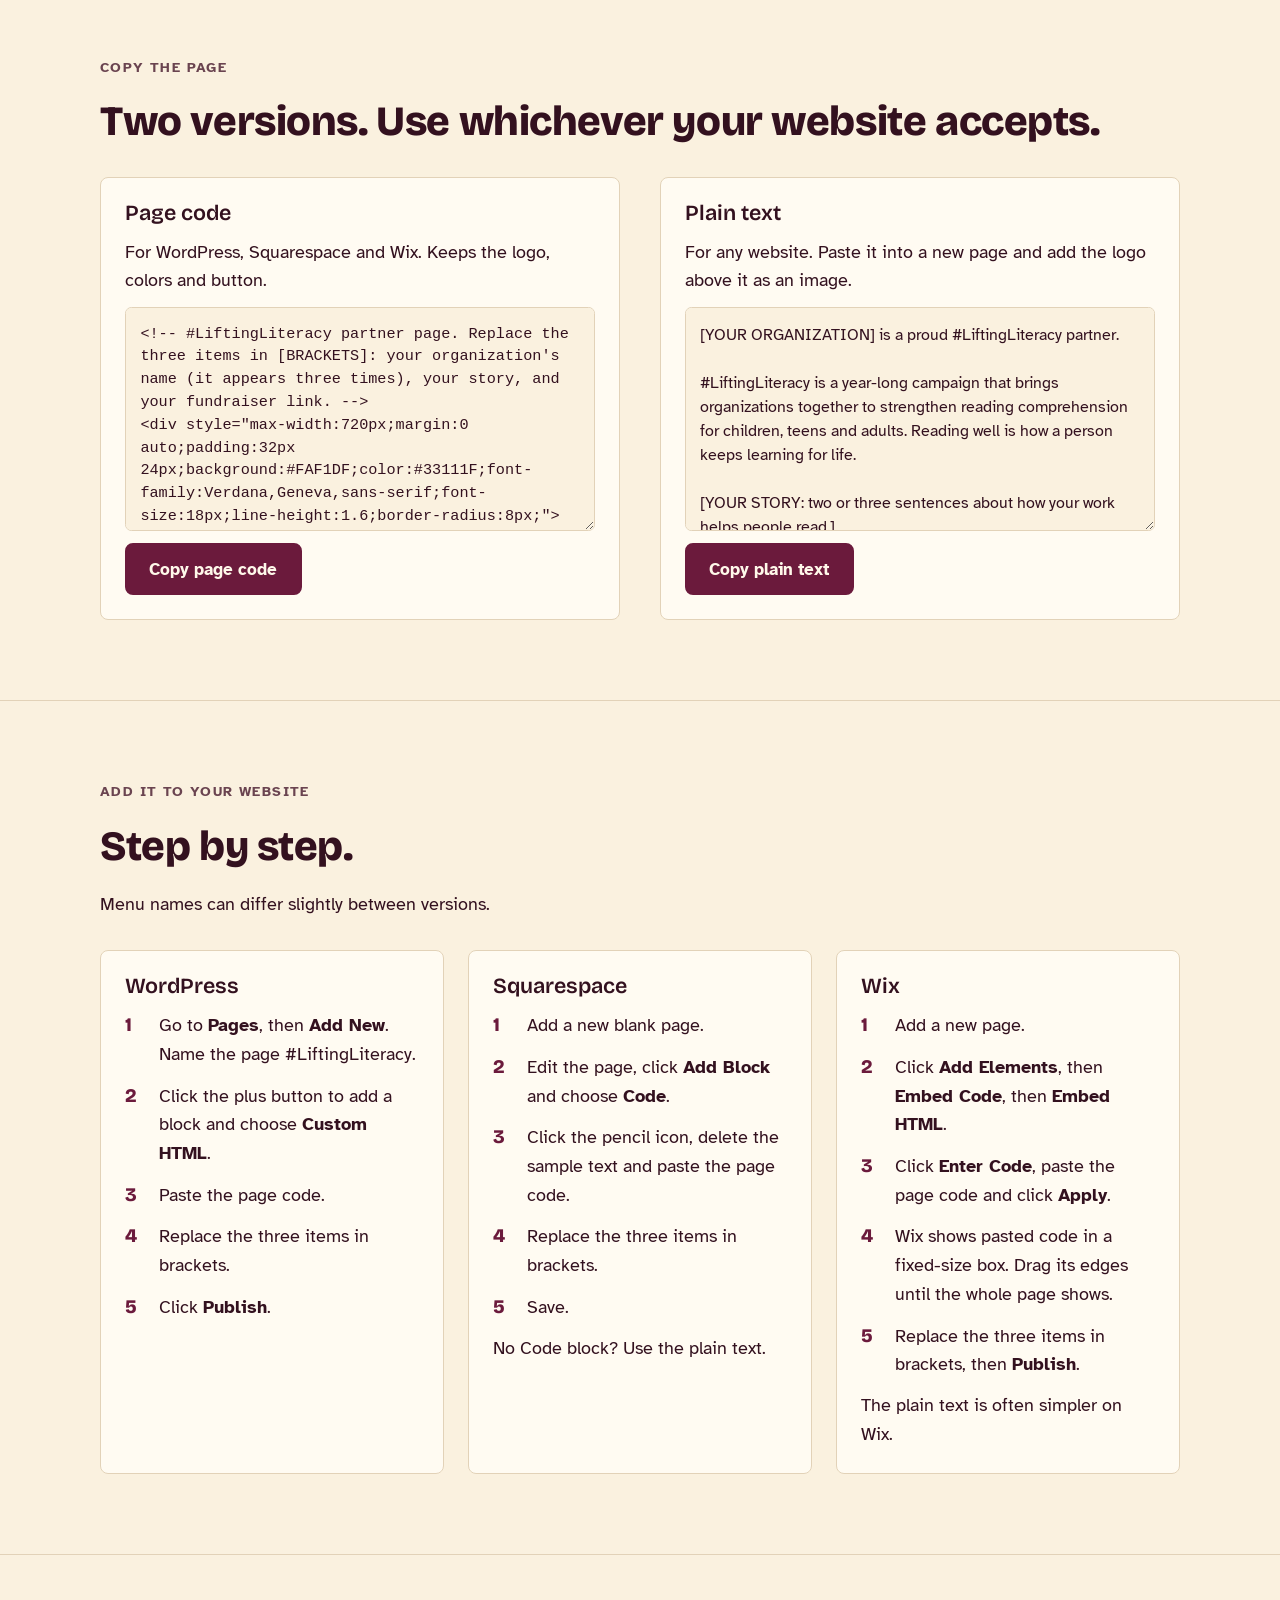
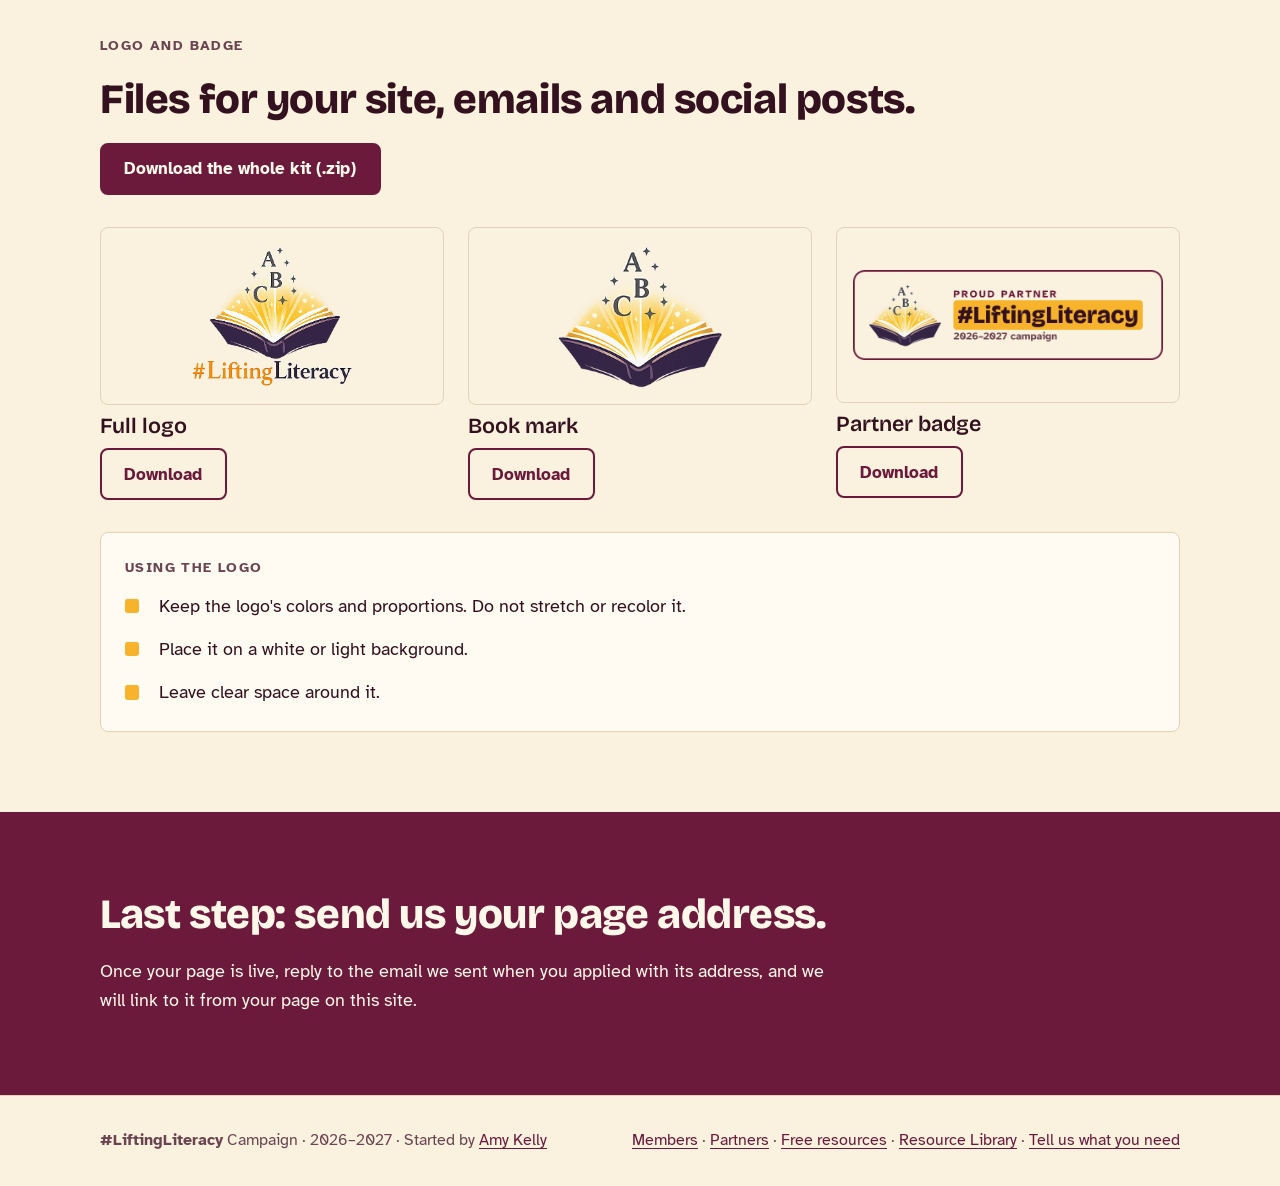
<file: partner-kit.html>
<!doctype html>
<html lang="en">
<head>
<meta charset="utf-8">
<meta name="viewport" content="width=device-width, initial-scale=1">
<title>Partner Kit | #LiftingLiteracy</title>
<meta name="description" content="The #LiftingLiteracy campaign (2026–2027) connects literacy organizations with the communities they serve and widens access to reading for all ages.">
<link rel="icon" href="assets/logo-mark.png">
<link rel="preconnect" href="https://fonts.googleapis.com">
<link rel="stylesheet" href="https://fonts.googleapis.com/css2?family=Atkinson+Hyperlegible:ital,wght@0,400;0,700;1,400&family=Bricolage+Grotesque:opsz,wght@12..96,600;12..96,800&family=Caveat:wght@600&display=swap">
<link rel="stylesheet" href="assets/styles.css?v=20261019b">
</head>
<body>

<header class="site">
  <div class="wrap">
    <a class="wordmark" href="index.html#top"><img class="mark-img" src="assets/logo-mark.png" alt="" width="240" height="208"><span>#LiftingLiteracy</span></a>
    <nav aria-label="Main">
      <a href="index.html#members">Members</a>
      <a href="index.html#partners">Partners</a>
      <a href="index.html#resources">Resources</a>
      <a class="btn" href="index.html#join" style="color:var(--on-deep);padding:0.5rem 1rem">Join</a>
    </nav>
  </div>
</header>

<main id="partner-kit">
  <section>
    <div class="wrap stack" style="gap:2rem">
      <a class="back" href="become-a-partner.html">← Become a partner</a>
      <div class="stack">
        <p class="label">Partner kit</p>
        <h1 style="font-size:clamp(2.1rem,5vw,3.4rem)">Your #LiftingLiteracy page, <mark>ready to paste.</mark></h1>
        <p class="lede">Everything a partner needs to add a campaign page to its own website: the page itself, a plain-text version, the logo files and step-by-step instructions.</p>
      </div>
    </div>
  </section>

  <section>
    <div class="wrap split" style="align-items:start">
      <div class="stack">
        <p class="label">The page</p>
        <h2>What it looks like on your site.</h2>
        <div class="kitprev"><!-- #LiftingLiteracy partner page. Replace the three items in [BRACKETS]: your organization's name (it appears three times), your story, and your fundraiser link. -->
<div style="max-width:720px;margin:0 auto;padding:32px 24px;background:#FAF1DF;color:#33111F;font-family:Verdana,Geneva,sans-serif;font-size:18px;line-height:1.6;border-radius:8px;">
  <img src="assets/logo.png" alt="#LiftingLiteracy" width="220" style="display:block;width:220px;max-width:60%;height:auto;margin:0 0 16px 0;">
  <p style="margin:0 0 8px 0;font-size:14px;font-weight:bold;letter-spacing:1.5px;text-transform:uppercase;color:#6A4450;">Campaign partner &middot; 2026&ndash;2027</p>
  <h2 style="margin:0 0 16px 0;font-family:'Trebuchet MS',Verdana,sans-serif;font-size:32px;line-height:1.2;color:#33111F;">[YOUR ORGANIZATION] is a proud <span style="background:#F7B32B;padding:0 6px;border-radius:4px;">#LiftingLiteracy</span> partner.</h2>
  <p style="margin:0 0 16px 0;">#LiftingLiteracy is a year-long campaign that brings organizations together to strengthen reading comprehension for children, teens and adults. Reading well is how a person keeps learning for life.</p>
  <p style="margin:0 0 24px 0;">[YOUR STORY: two or three sentences about how your work helps people read.]</p>
  <p style="margin:0 0 16px 0;"><a href="[YOUR FUNDRAISER LINK]" target="_blank" rel="noopener" style="display:inline-block;background:#6B1A3C;color:#FFF8EA;font-weight:bold;text-decoration:none;padding:14px 24px;border-radius:8px;">Give to [YOUR ORGANIZATION]</a></p>
  <p style="margin:0 0 24px 0;font-size:16px;">Every gift goes directly to [YOUR ORGANIZATION]. #LiftingLiteracy does not collect or hold donations.</p>
  <p style="margin:0;border-top:1px solid #E2D2B8;padding-top:16px;font-size:16px;">Meet all the campaign partners at <a href="https://https://liftingliteracy.amykellywrites.com/" target="_blank" rel="noopener" style="color:#6B1A3C;font-weight:bold;">#LiftingLiteracy</a>.</p>
</div></div>
      </div>
      <div class="stack">
        <p class="label">Before you publish</p>
        <h2>Replace three things.</h2>
        <ol class="steps">
          <li><p><strong>[YOUR ORGANIZATION]</strong> Your organization's name. It appears three times.</p></li>
          <li><p><strong>[YOUR STORY]</strong> Two or three sentences about how your work helps people read.</p></li>
          <li><p><strong>[YOUR FUNDRAISER LINK]</strong> The web address of your fundraiser.</p></li>
        </ol>
        <p>Please leave the campaign wording and the link back to this site as they are, so every partner page reads as part of one campaign.</p>
      </div>
    </div>
  </section>

  <section>
    <div class="wrap stack" style="gap:2rem">
      <div class="stack">
        <p class="label">Copy the page</p>
        <h2>Two versions. Use whichever your website accepts.</h2>
      </div>
      <div class="split" style="align-items:start;grid-template-columns:minmax(0,1fr) minmax(0,1fr)">
        <div class="card">
          <h3>Page code</h3>
          <p>For WordPress, Squarespace and Wix. Keeps the logo, colors and button.</p>
          <textarea class="code" id="kit-code" readonly spellcheck="false" aria-label="Page code">&lt;!-- #LiftingLiteracy partner page. Replace the three items in [BRACKETS]: your organization&#x27;s name (it appears three times), your story, and your fundraiser link. --&gt;
&lt;div style=&quot;max-width:720px;margin:0 auto;padding:32px 24px;background:#FAF1DF;color:#33111F;font-family:Verdana,Geneva,sans-serif;font-size:18px;line-height:1.6;border-radius:8px;&quot;&gt;
  &lt;img src=&quot;https://https://liftingliteracy.amykellywrites.com/assets/logo.png&quot; alt=&quot;#LiftingLiteracy&quot; width=&quot;220&quot; style=&quot;display:block;width:220px;max-width:60%;height:auto;margin:0 0 16px 0;&quot;&gt;
  &lt;p style=&quot;margin:0 0 8px 0;font-size:14px;font-weight:bold;letter-spacing:1.5px;text-transform:uppercase;color:#6A4450;&quot;&gt;Campaign partner &amp;middot; 2026&amp;ndash;2027&lt;/p&gt;
  &lt;h2 style=&quot;margin:0 0 16px 0;font-family:&#x27;Trebuchet MS&#x27;,Verdana,sans-serif;font-size:32px;line-height:1.2;color:#33111F;&quot;&gt;[YOUR ORGANIZATION] is a proud &lt;span style=&quot;background:#F7B32B;padding:0 6px;border-radius:4px;&quot;&gt;#LiftingLiteracy&lt;/span&gt; partner.&lt;/h2&gt;
  &lt;p style=&quot;margin:0 0 16px 0;&quot;&gt;#LiftingLiteracy is a year-long campaign that brings organizations together to strengthen reading comprehension for children, teens and adults. Reading well is how a person keeps learning for life.&lt;/p&gt;
  &lt;p style=&quot;margin:0 0 24px 0;&quot;&gt;[YOUR STORY: two or three sentences about how your work helps people read.]&lt;/p&gt;
  &lt;p style=&quot;margin:0 0 16px 0;&quot;&gt;&lt;a href=&quot;[YOUR FUNDRAISER LINK]&quot; target=&quot;_blank&quot; rel=&quot;noopener&quot; style=&quot;display:inline-block;background:#6B1A3C;color:#FFF8EA;font-weight:bold;text-decoration:none;padding:14px 24px;border-radius:8px;&quot;&gt;Give to [YOUR ORGANIZATION]&lt;/a&gt;&lt;/p&gt;
  &lt;p style=&quot;margin:0 0 24px 0;font-size:16px;&quot;&gt;Every gift goes directly to [YOUR ORGANIZATION]. #LiftingLiteracy does not collect or hold donations.&lt;/p&gt;
  &lt;p style=&quot;margin:0;border-top:1px solid #E2D2B8;padding-top:16px;font-size:16px;&quot;&gt;Meet all the campaign partners at &lt;a href=&quot;https://https://liftingliteracy.amykellywrites.com/&quot; target=&quot;_blank&quot; rel=&quot;noopener&quot; style=&quot;color:#6B1A3C;font-weight:bold;&quot;&gt;#LiftingLiteracy&lt;/a&gt;.&lt;/p&gt;
&lt;/div&gt;</textarea>
          <div class="row"><button class="btn" type="button" data-copy="kit-code">Copy page code</button></div>
        </div>
        <div class="card">
          <h3>Plain text</h3>
          <p>For any website. Paste it into a new page and add the logo above it as an image.</p>
          <textarea class="code text" id="kit-text" readonly aria-label="Plain text version">[YOUR ORGANIZATION] is a proud #LiftingLiteracy partner.

#LiftingLiteracy is a year-long campaign that brings organizations together to strengthen reading comprehension for children, teens and adults. Reading well is how a person keeps learning for life.

[YOUR STORY: two or three sentences about how your work helps people read.]

Give to [YOUR ORGANIZATION]: [YOUR FUNDRAISER LINK]

Every gift goes directly to [YOUR ORGANIZATION]. #LiftingLiteracy does not collect or hold donations.

Meet all the campaign partners at https://https://liftingliteracy.amykellywrites.com/</textarea>
          <div class="row"><button class="btn" type="button" data-copy="kit-text">Copy plain text</button></div>
        </div>
      </div>
    </div>
  </section>

  <section>
    <div class="wrap stack" style="gap:2rem">
      <div class="stack">
        <p class="label">Add it to your website</p>
        <h2>Step by step.</h2>
        <p>Menu names can differ slightly between versions.</p>
      </div>
      <div class="cols3">
        <div class="card"><h3>WordPress</h3><ol class="steps">
          <li><p>Go to <strong>Pages</strong>, then <strong>Add New</strong>. Name the page #LiftingLiteracy.</p></li>
          <li><p>Click the plus button to add a block and choose <strong>Custom HTML</strong>.</p></li>
          <li><p>Paste the page code.</p></li>
          <li><p>Replace the three items in brackets.</p></li>
          <li><p>Click <strong>Publish</strong>.</p></li></ol></div>
        <div class="card"><h3>Squarespace</h3><ol class="steps">
          <li><p>Add a new blank page.</p></li>
          <li><p>Edit the page, click <strong>Add Block</strong> and choose <strong>Code</strong>.</p></li>
          <li><p>Click the pencil icon, delete the sample text and paste the page code.</p></li>
          <li><p>Replace the three items in brackets.</p></li>
          <li><p>Save.</p></li></ol>
          <p>No Code block? Use the plain text.</p></div>
        <div class="card"><h3>Wix</h3><ol class="steps">
          <li><p>Add a new page.</p></li>
          <li><p>Click <strong>Add Elements</strong>, then <strong>Embed Code</strong>, then <strong>Embed HTML</strong>.</p></li>
          <li><p>Click <strong>Enter Code</strong>, paste the page code and click <strong>Apply</strong>.</p></li>
          <li><p>Wix shows pasted code in a fixed-size box. Drag its edges until the whole page shows.</p></li>
          <li><p>Replace the three items in brackets, then <strong>Publish</strong>.</p></li></ol>
          <p>The plain text is often simpler on Wix.</p></div>
      </div>
    </div>
  </section>

  <section>
    <div class="wrap stack" style="gap:2rem">
      <div class="stack">
        <p class="label">Logo and badge</p>
        <h2>Files for your site, emails and social posts.</h2>
        <div class="row"><a class="btn" href="downloads/lifting-literacy-partner-kit.zip" download>Download the whole kit (.zip)</a></div>
      </div>
      <div class="cols3">
        <div class="tile"><div class="pic"><img src="assets/logo.png" alt="Full #LiftingLiteracy logo"></div><h3>Full logo</h3><a class="btn ghost" href="assets/logo.png" download="lifting-literacy-logo.png">Download</a></div>
        <div class="tile"><div class="pic"><img src="assets/logo-mark.png" alt="The book from the logo"></div><h3>Book mark</h3><a class="btn ghost" href="assets/logo-mark.png" download="lifting-literacy-book-mark.png">Download</a></div>
        <div class="tile"><div class="pic"><img src="assets/partner-badge.png" alt="Proud partner badge"></div><h3>Partner badge</h3><a class="btn ghost" href="assets/partner-badge.png" download="lifting-literacy-partner-badge.png">Download</a></div>
      </div>
      <div class="card">
        <p class="label">Using the logo</p>
        <ul class="points">
          <li><p>Keep the logo's colors and proportions. Do not stretch or recolor it.</p></li>
          <li><p>Place it on a white or light background.</p></li>
          <li><p>Leave clear space around it.</p></li>
        </ul>
      </div>
    </div>
  </section>

  <section class="signup">
    <div class="wrap stack">
      <h2>Last step: send us your page address.</h2>
      <p>Once your page is live, reply to the email we sent when you applied with its address, and we will link to it from your page on this site.</p>
    </div>
  </section>
</main>

<footer>
  <div class="wrap">
    <span><strong>#LiftingLiteracy</strong> Campaign · 2026–2027 · Started by <a href="https://amykellywrites.com">Amy Kelly</a></span>
    <span><a href="index.html#members">Members</a> · <a href="index.html#partners">Partners</a> · <a href="free-resources.html">Free resources</a> · <a href="resource-library.html">Resource Library</a> · <a href="survey.html">Tell us what you need</a></span>
  </div>
</footer>
<script src="assets/site.js?v=20261019b"></script>
</body>
</html>
</file>
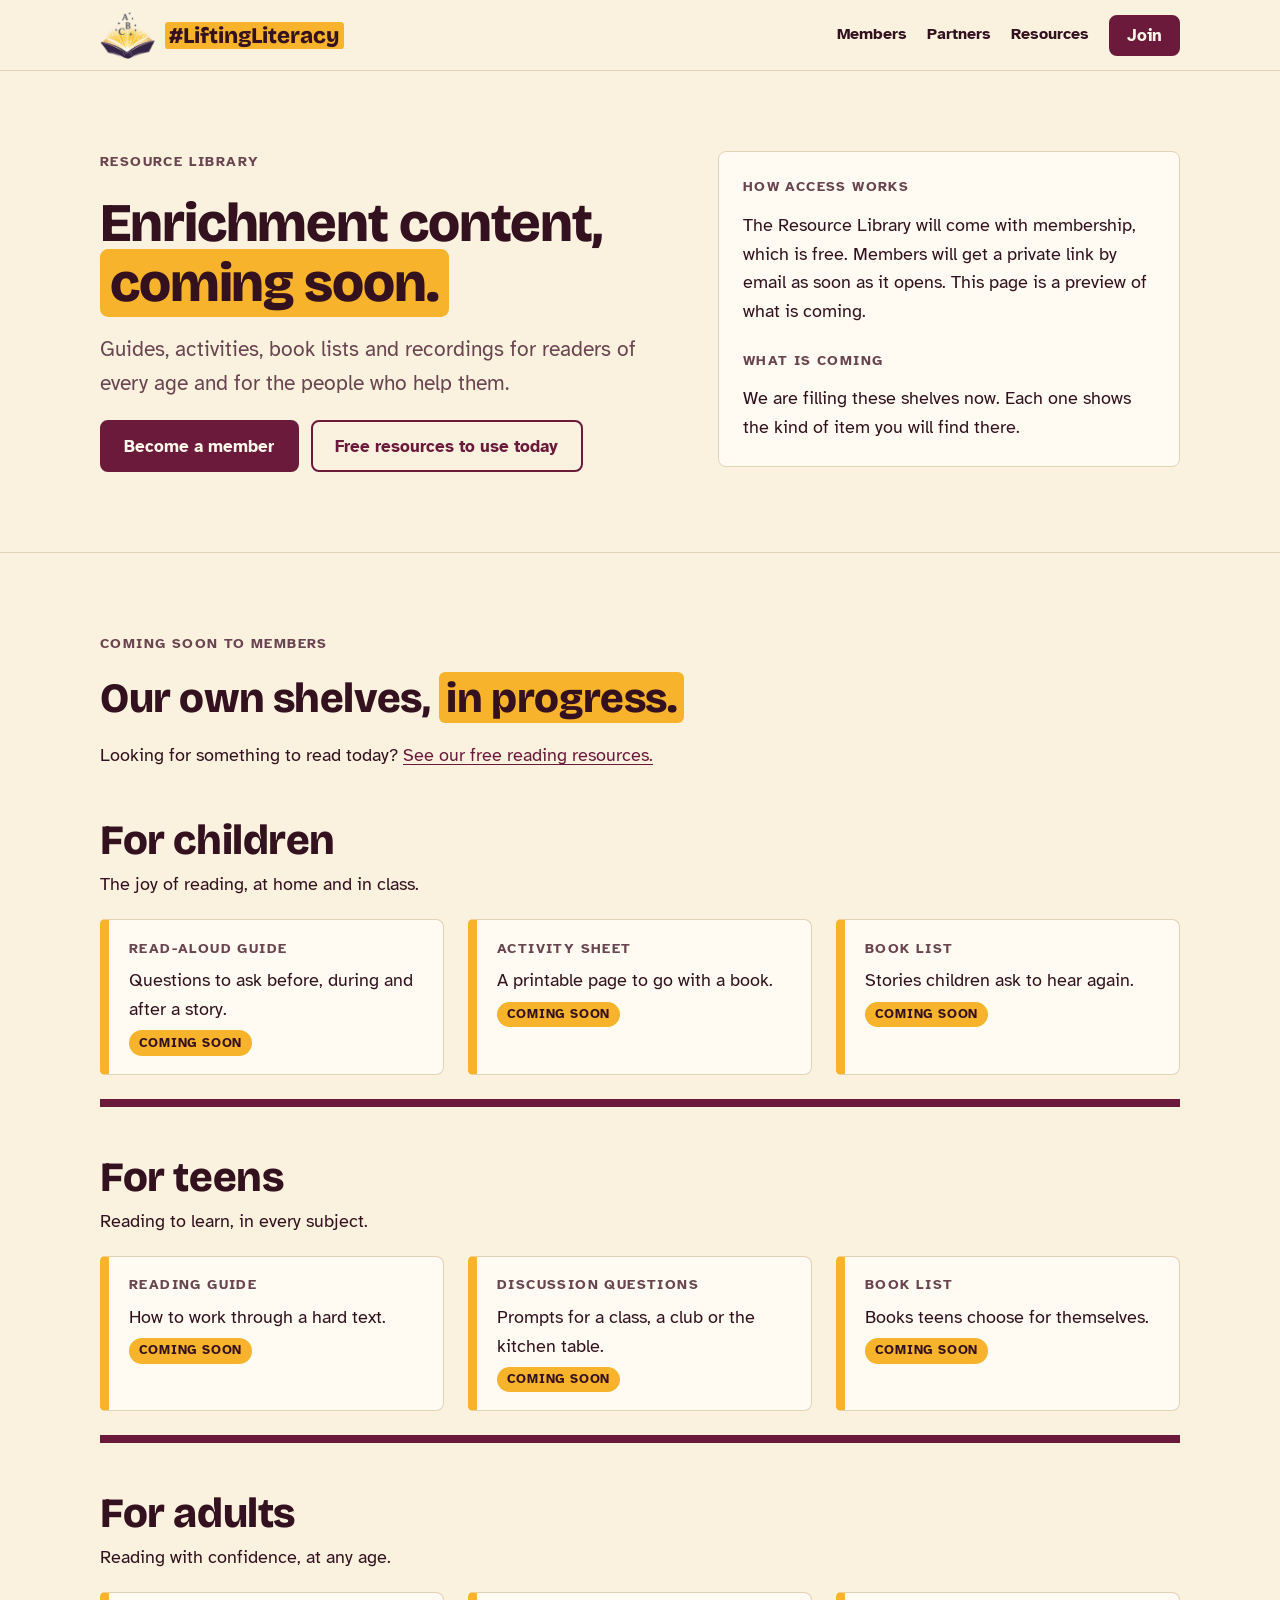
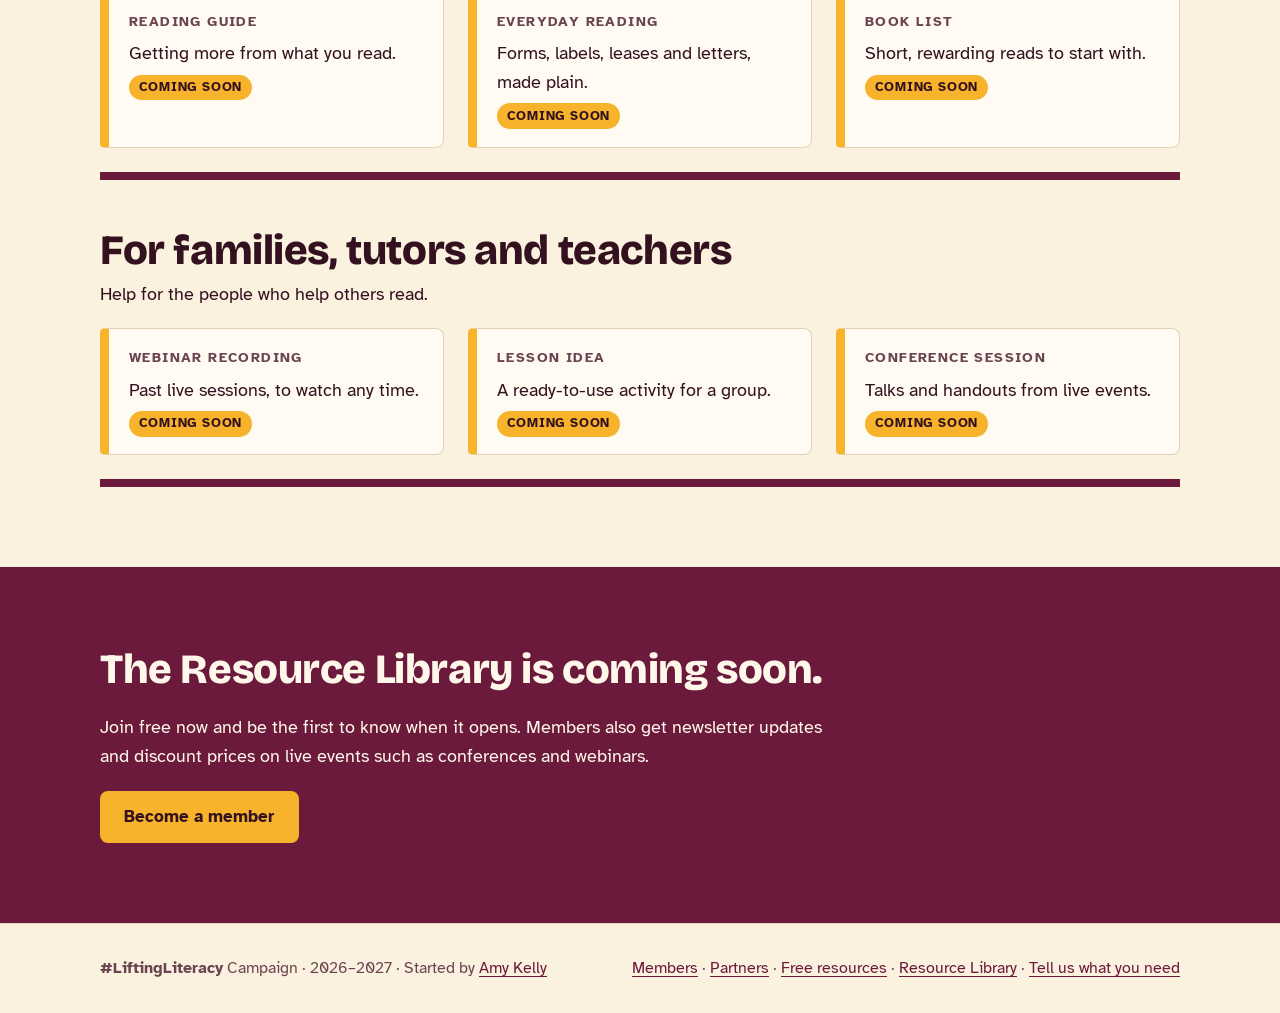
<file: resource-library.html>
<!doctype html>
<html lang="en">
<head>
<meta charset="utf-8">
<meta name="viewport" content="width=device-width, initial-scale=1">
<title>Resource Library | #LiftingLiteracy</title>
<meta name="description" content="The #LiftingLiteracy campaign (2026–2027) connects literacy organizations with the communities they serve and widens access to reading for all ages.">
<link rel="icon" href="assets/logo-mark.png">
<link rel="preconnect" href="https://fonts.googleapis.com">
<link rel="stylesheet" href="https://fonts.googleapis.com/css2?family=Atkinson+Hyperlegible:ital,wght@0,400;0,700;1,400&family=Bricolage+Grotesque:opsz,wght@12..96,600;12..96,800&family=Caveat:wght@600&display=swap">
<link rel="stylesheet" href="assets/styles.css?v=20261019b">
</head>
<body>

<header class="site">
  <div class="wrap">
    <a class="wordmark" href="index.html#top"><img class="mark-img" src="assets/logo-mark.png" alt="" width="240" height="208"><span>#LiftingLiteracy</span></a>
    <nav aria-label="Main">
      <a href="index.html#members">Members</a>
      <a href="index.html#partners">Partners</a>
      <a href="index.html#resources">Resources</a>
      <a class="btn" href="index.html#join" style="color:var(--on-deep);padding:0.5rem 1rem">Join</a>
    </nav>
  </div>
</header>

<main id="library-page">
  <section>
    <div class="wrap split" style="align-items:start">
      <div class="stack">
        <p class="label">Resource Library</p>
        <h1 style="font-size:clamp(2.1rem,5vw,3.4rem)">Enrichment content, <mark>coming soon.</mark></h1>
        <p class="lede">Guides, activities, book lists and recordings for readers of every age and for the people who help them.</p>
        <div class="row"><a class="btn" href="index.html#join">Become a member</a><a class="btn ghost" href="free-resources.html">Free resources to use today</a></div>
      </div>
      <div class="card">
        <p class="label">How access works</p>
        <p>The Resource Library will come with membership, which is free. Members will get a private link by email as soon as it opens. This page is a preview of what is coming.</p>
        <p class="label" style="margin-top:0.75rem">What is coming</p>
        <p>We are filling these shelves now. Each one shows the kind of item you will find there.</p>
      </div>
    </div>
  </section>
  <section>
    <div class="wrap stack" style="gap:3rem">
      <div class="stack"><p class="label">Coming soon to members</p><h2>Our own shelves, <mark>in progress.</mark></h2><p>Looking for something to read today? <a href="free-resources.html">See our free reading resources.</a></p></div>
      <div class="shelf">
        <div class="stack" style="gap:0.4rem"><h2>For children</h2><p>The joy of reading, at home and in class.</p></div>
        <div class="cols3">
          <div class="item"><p class="label">Read-aloud guide</p><p>Questions to ask before, during and after a story.</p><span class="soon-tag">Coming soon</span></div>
          <div class="item"><p class="label">Activity sheet</p><p>A printable page to go with a book.</p><span class="soon-tag">Coming soon</span></div>
          <div class="item"><p class="label">Book list</p><p>Stories children ask to hear again.</p><span class="soon-tag">Coming soon</span></div>
        </div>
      </div>
      <div class="shelf">
        <div class="stack" style="gap:0.4rem"><h2>For teens</h2><p>Reading to learn, in every subject.</p></div>
        <div class="cols3">
          <div class="item"><p class="label">Reading guide</p><p>How to work through a hard text.</p><span class="soon-tag">Coming soon</span></div>
          <div class="item"><p class="label">Discussion questions</p><p>Prompts for a class, a club or the kitchen table.</p><span class="soon-tag">Coming soon</span></div>
          <div class="item"><p class="label">Book list</p><p>Books teens choose for themselves.</p><span class="soon-tag">Coming soon</span></div>
        </div>
      </div>
      <div class="shelf">
        <div class="stack" style="gap:0.4rem"><h2>For adults</h2><p>Reading with confidence, at any age.</p></div>
        <div class="cols3">
          <div class="item"><p class="label">Reading guide</p><p>Getting more from what you read.</p><span class="soon-tag">Coming soon</span></div>
          <div class="item"><p class="label">Everyday reading</p><p>Forms, labels, leases and letters, made plain.</p><span class="soon-tag">Coming soon</span></div>
          <div class="item"><p class="label">Book list</p><p>Short, rewarding reads to start with.</p><span class="soon-tag">Coming soon</span></div>
        </div>
      </div>
      <div class="shelf">
        <div class="stack" style="gap:0.4rem"><h2>For families, tutors and teachers</h2><p>Help for the people who help others read.</p></div>
        <div class="cols3">
          <div class="item"><p class="label">Webinar recording</p><p>Past live sessions, to watch any time.</p><span class="soon-tag">Coming soon</span></div>
          <div class="item"><p class="label">Lesson idea</p><p>A ready-to-use activity for a group.</p><span class="soon-tag">Coming soon</span></div>
          <div class="item"><p class="label">Conference session</p><p>Talks and handouts from live events.</p><span class="soon-tag">Coming soon</span></div>
        </div>
      </div>
    </div>
  </section>
  <section class="signup">
    <div class="wrap stack">
      <h2>The Resource Library is coming soon.</h2>
      <p>Join free now and be the first to know when it opens. Members also get newsletter updates and discount prices on live events such as conferences and webinars.</p>
      <div class="row"><a class="btn" href="index.html#join">Become a member</a></div>
    </div>
  </section>
</main>

<footer>
  <div class="wrap">
    <span><strong>#LiftingLiteracy</strong> Campaign · 2026–2027 · Started by <a href="https://amykellywrites.com">Amy Kelly</a></span>
    <span><a href="index.html#members">Members</a> · <a href="index.html#partners">Partners</a> · <a href="free-resources.html">Free resources</a> · <a href="resource-library.html">Resource Library</a> · <a href="survey.html">Tell us what you need</a></span>
  </div>
</footer>
<script src="assets/site.js?v=20261019b"></script>
</body>
</html>
</file>
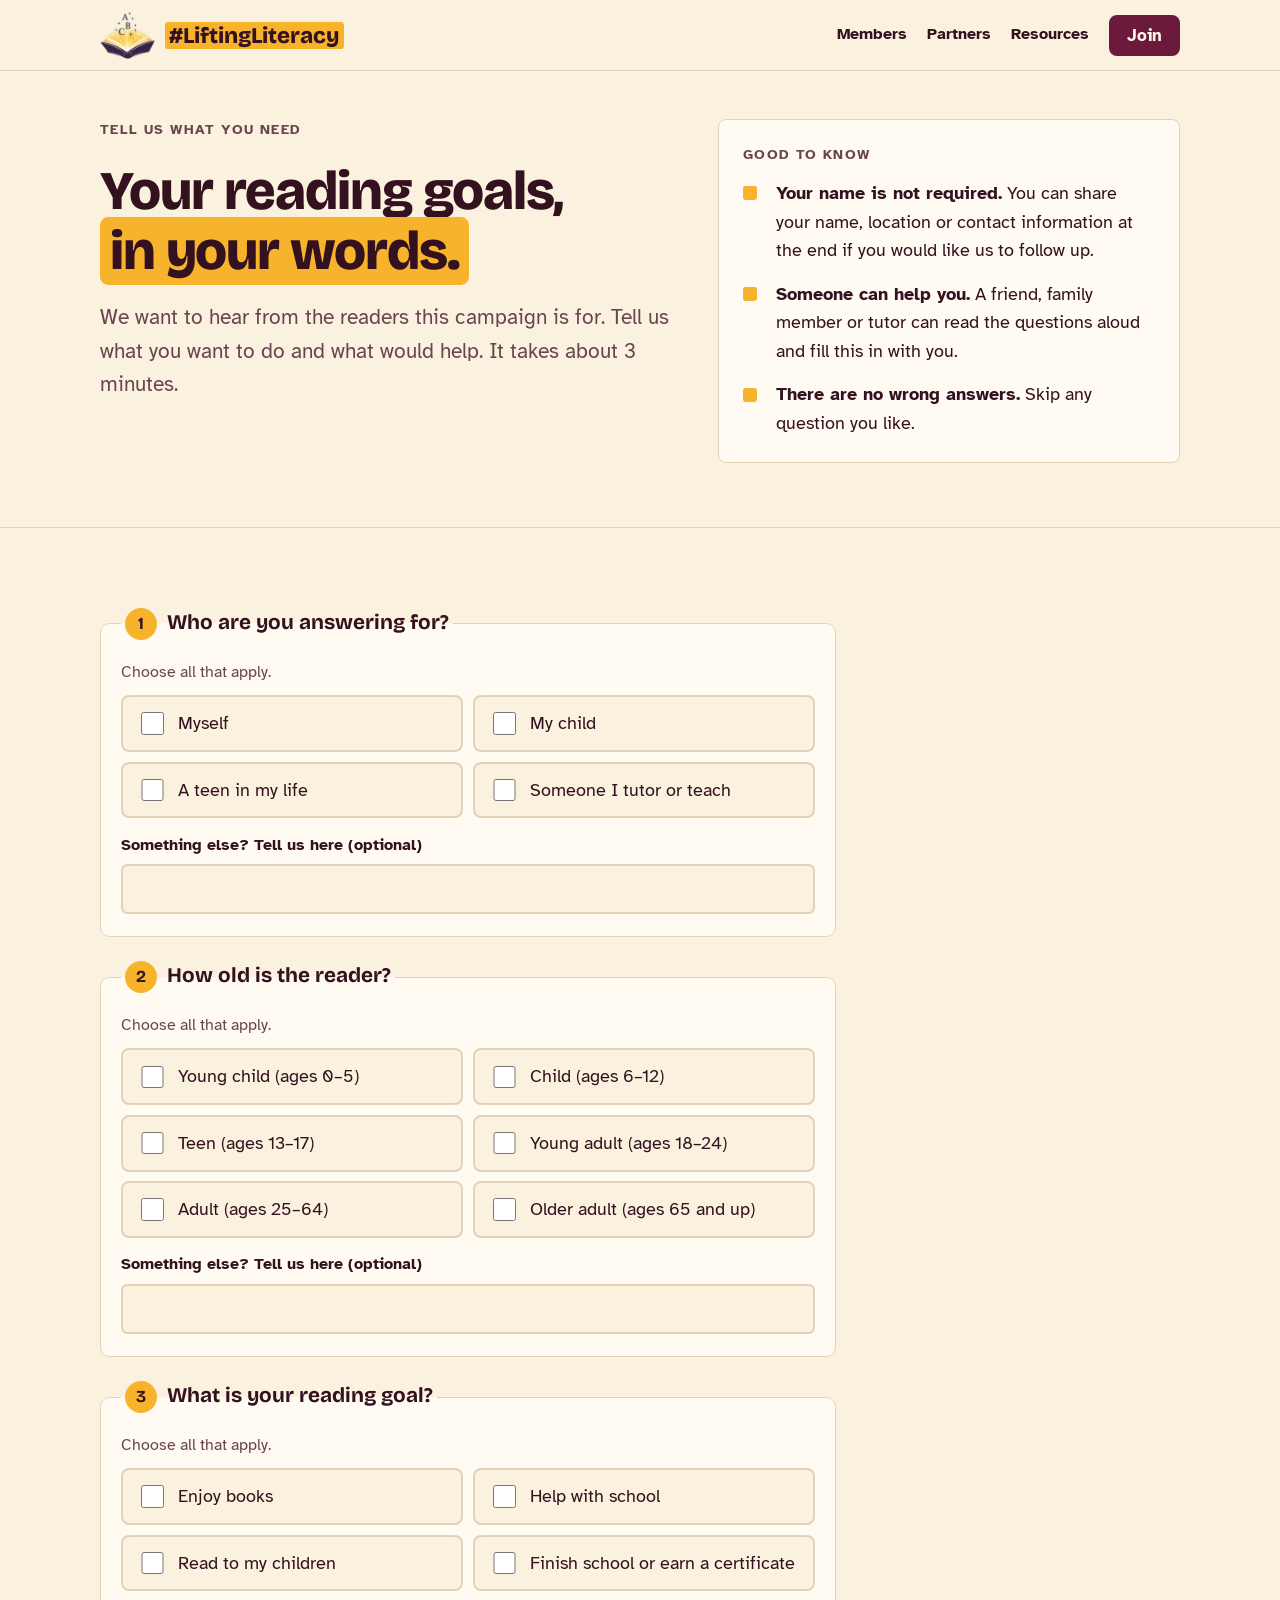
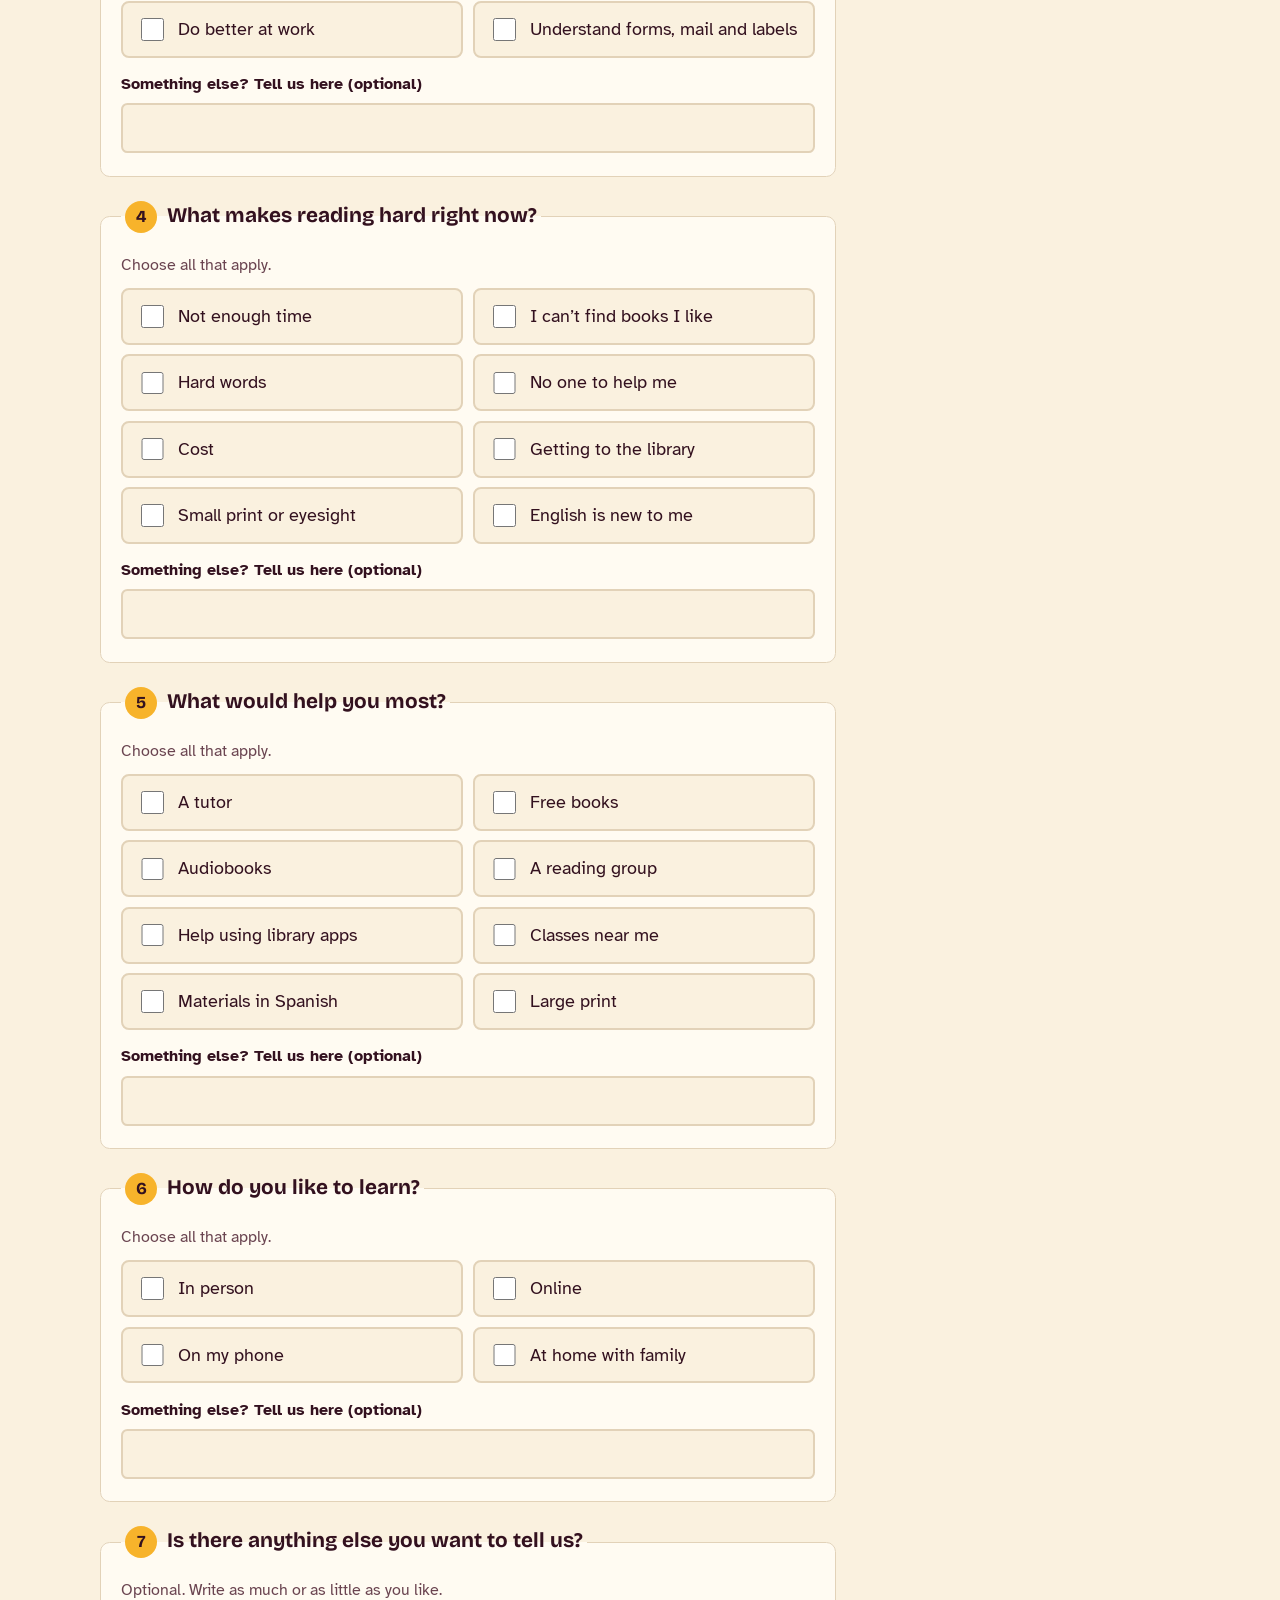
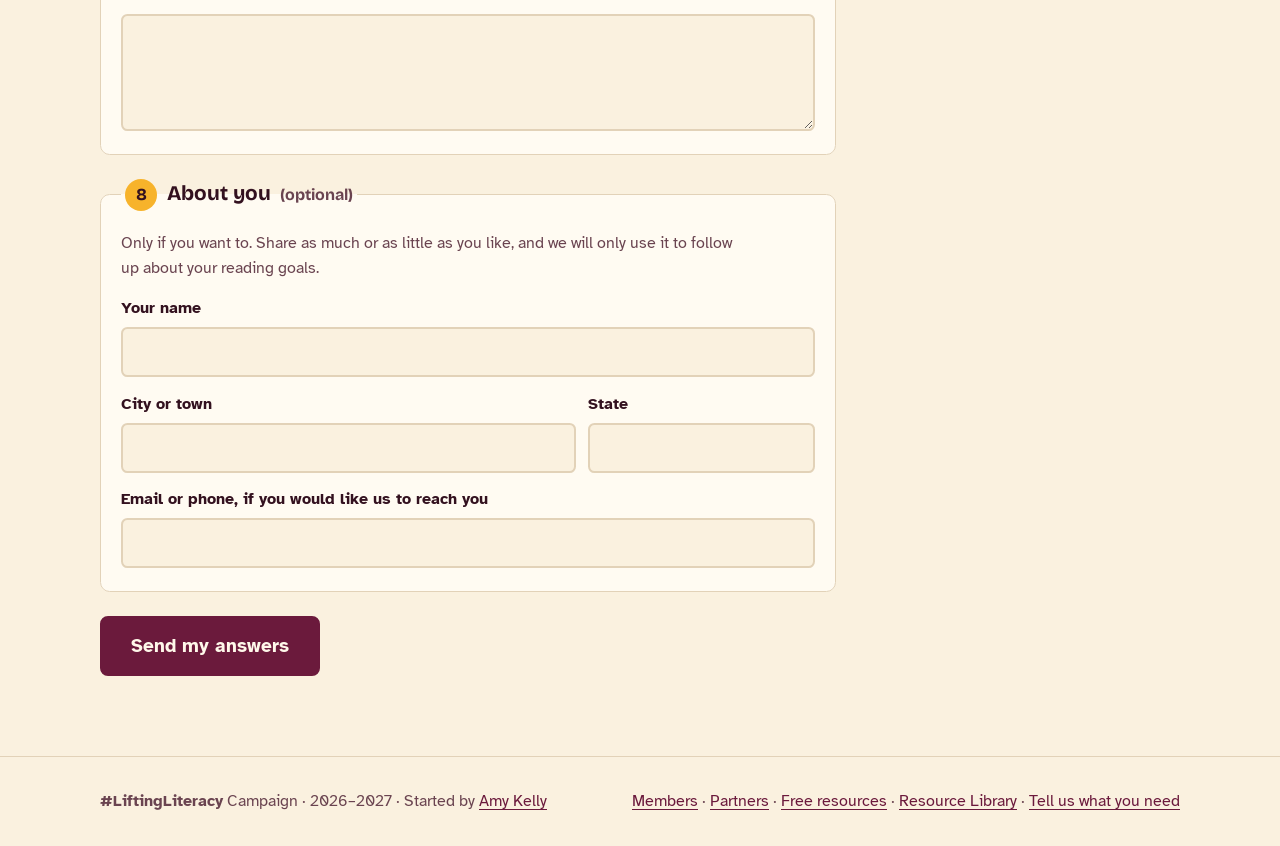
<file: survey.html>
<!doctype html>
<html lang="en">
<head>
<meta charset="utf-8">
<meta name="viewport" content="width=device-width, initial-scale=1">
<title>Tell Us What You Need | #LiftingLiteracy</title>
<meta name="description" content="The #LiftingLiteracy campaign (2026–2027) connects literacy organizations with the communities they serve and widens access to reading for all ages.">
<link rel="icon" href="assets/logo-mark.png">
<link rel="preconnect" href="https://fonts.googleapis.com">
<link rel="stylesheet" href="https://fonts.googleapis.com/css2?family=Atkinson+Hyperlegible:ital,wght@0,400;0,700;1,400&family=Bricolage+Grotesque:opsz,wght@12..96,600;12..96,800&family=Caveat:wght@600&display=swap">
<link rel="stylesheet" href="assets/styles.css?v=20261019b">
</head>
<body>

<header class="site">
  <div class="wrap">
    <a class="wordmark" href="index.html#top"><img class="mark-img" src="assets/logo-mark.png" alt="" width="240" height="208"><span>#LiftingLiteracy</span></a>
    <nav aria-label="Main">
      <a href="index.html#members">Members</a>
      <a href="index.html#partners">Partners</a>
      <a href="index.html#resources">Resources</a>
      <a class="btn" href="index.html#join" style="color:var(--on-deep);padding:0.5rem 1rem">Join</a>
    </nav>
  </div>
</header>

<main id="survey-page">
  <section class="hero">
    <div class="wrap split" style="align-items:start">
      <div class="stack">
        <p class="label">Tell us what you need</p>
        <h1 style="font-size:clamp(2.1rem,5vw,3.4rem)">Your reading goals, <mark>in your words.</mark></h1>
        <p class="lede">We want to hear from the readers this campaign is for. Tell us what you want to do and what would help. It takes about 3 minutes.</p>
      </div>
      <div class="card">
        <p class="label">Good to know</p>
        <ul class="points">
          <li><p><strong>Your name is not required.</strong> You can share your name, location or contact information at the end if you would like us to follow up.</p></li>
          <li><p><strong>Someone can help you.</strong> A friend, family member or tutor can read the questions aloud and fill this in with you.</p></li>
          <li><p><strong>There are no wrong answers.</strong> Skip any question you like.</p></li>
        </ul>
      </div>
    </div>
  </section>

  <section>
    <div class="wrap">
      <form id="survey" class="survey" action="https://formsubmit.co/738027a443f6fa1ae3f71270d1d22e84" method="POST">
        <input type="hidden" name="_subject" value="New #LiftingLiteracy survey answer">
        <input type="hidden" name="_template" value="table">
        <input type="hidden" name="_next" value="https://liftingliteracy.amykellywrites.com/survey.html?sent=1">
        <input type="text" name="_honey" class="sr-only" tabindex="-1" autocomplete="off" aria-hidden="true">

        <fieldset class="survey-q">
          <legend><span class="qnum">1</span> Who are you answering for?</legend>
          <p class="hint">Choose all that apply.</p>
          <div class="opts"><label class="opt"><input type="checkbox" name="Answering for" value="Myself"> <span>Myself</span></label><label class="opt"><input type="checkbox" name="Answering for" value="My child"> <span>My child</span></label><label class="opt"><input type="checkbox" name="Answering for" value="A teen in my life"> <span>A teen in my life</span></label><label class="opt"><input type="checkbox" name="Answering for" value="Someone I tutor or teach"> <span>Someone I tutor or teach</span></label></div>
          <label class="other">Something else? Tell us here (optional)<input type="text" name="Answering for (other)"></label>
        </fieldset>
        <fieldset class="survey-q">
          <legend><span class="qnum">2</span> How old is the reader?</legend>
          <p class="hint">Choose all that apply.</p>
          <div class="opts"><label class="opt"><input type="checkbox" name="Reader age" value="Young child (ages 0–5)"> <span>Young child (ages 0–5)</span></label><label class="opt"><input type="checkbox" name="Reader age" value="Child (ages 6–12)"> <span>Child (ages 6–12)</span></label><label class="opt"><input type="checkbox" name="Reader age" value="Teen (ages 13–17)"> <span>Teen (ages 13–17)</span></label><label class="opt"><input type="checkbox" name="Reader age" value="Young adult (ages 18–24)"> <span>Young adult (ages 18–24)</span></label><label class="opt"><input type="checkbox" name="Reader age" value="Adult (ages 25–64)"> <span>Adult (ages 25–64)</span></label><label class="opt"><input type="checkbox" name="Reader age" value="Older adult (ages 65 and up)"> <span>Older adult (ages 65 and up)</span></label></div>
          <label class="other">Something else? Tell us here (optional)<input type="text" name="Reader age (other)"></label>
        </fieldset>
        <fieldset class="survey-q">
          <legend><span class="qnum">3</span> What is your reading goal?</legend>
          <p class="hint">Choose all that apply.</p>
          <div class="opts"><label class="opt"><input type="checkbox" name="Reading goal" value="Enjoy books"> <span>Enjoy books</span></label><label class="opt"><input type="checkbox" name="Reading goal" value="Help with school"> <span>Help with school</span></label><label class="opt"><input type="checkbox" name="Reading goal" value="Read to my children"> <span>Read to my children</span></label><label class="opt"><input type="checkbox" name="Reading goal" value="Finish school or earn a certificate"> <span>Finish school or earn a certificate</span></label><label class="opt"><input type="checkbox" name="Reading goal" value="Do better at work"> <span>Do better at work</span></label><label class="opt"><input type="checkbox" name="Reading goal" value="Understand forms, mail and labels"> <span>Understand forms, mail and labels</span></label></div>
          <label class="other">Something else? Tell us here (optional)<input type="text" name="Reading goal (other)"></label>
        </fieldset>
        <fieldset class="survey-q">
          <legend><span class="qnum">4</span> What makes reading hard right now?</legend>
          <p class="hint">Choose all that apply.</p>
          <div class="opts"><label class="opt"><input type="checkbox" name="What makes it hard" value="Not enough time"> <span>Not enough time</span></label><label class="opt"><input type="checkbox" name="What makes it hard" value="I can’t find books I like"> <span>I can’t find books I like</span></label><label class="opt"><input type="checkbox" name="What makes it hard" value="Hard words"> <span>Hard words</span></label><label class="opt"><input type="checkbox" name="What makes it hard" value="No one to help me"> <span>No one to help me</span></label><label class="opt"><input type="checkbox" name="What makes it hard" value="Cost"> <span>Cost</span></label><label class="opt"><input type="checkbox" name="What makes it hard" value="Getting to the library"> <span>Getting to the library</span></label><label class="opt"><input type="checkbox" name="What makes it hard" value="Small print or eyesight"> <span>Small print or eyesight</span></label><label class="opt"><input type="checkbox" name="What makes it hard" value="English is new to me"> <span>English is new to me</span></label></div>
          <label class="other">Something else? Tell us here (optional)<input type="text" name="What makes it hard (other)"></label>
        </fieldset>
        <fieldset class="survey-q">
          <legend><span class="qnum">5</span> What would help you most?</legend>
          <p class="hint">Choose all that apply.</p>
          <div class="opts"><label class="opt"><input type="checkbox" name="What would help" value="A tutor"> <span>A tutor</span></label><label class="opt"><input type="checkbox" name="What would help" value="Free books"> <span>Free books</span></label><label class="opt"><input type="checkbox" name="What would help" value="Audiobooks"> <span>Audiobooks</span></label><label class="opt"><input type="checkbox" name="What would help" value="A reading group"> <span>A reading group</span></label><label class="opt"><input type="checkbox" name="What would help" value="Help using library apps"> <span>Help using library apps</span></label><label class="opt"><input type="checkbox" name="What would help" value="Classes near me"> <span>Classes near me</span></label><label class="opt"><input type="checkbox" name="What would help" value="Materials in Spanish"> <span>Materials in Spanish</span></label><label class="opt"><input type="checkbox" name="What would help" value="Large print"> <span>Large print</span></label></div>
          <label class="other">Something else? Tell us here (optional)<input type="text" name="What would help (other)"></label>
        </fieldset>
        <fieldset class="survey-q">
          <legend><span class="qnum">6</span> How do you like to learn?</legend>
          <p class="hint">Choose all that apply.</p>
          <div class="opts"><label class="opt"><input type="checkbox" name="How I like to learn" value="In person"> <span>In person</span></label><label class="opt"><input type="checkbox" name="How I like to learn" value="Online"> <span>Online</span></label><label class="opt"><input type="checkbox" name="How I like to learn" value="On my phone"> <span>On my phone</span></label><label class="opt"><input type="checkbox" name="How I like to learn" value="At home with family"> <span>At home with family</span></label></div>
          <label class="other">Something else? Tell us here (optional)<input type="text" name="How I like to learn (other)"></label>
        </fieldset>
        <fieldset class="survey-q">
          <legend><span class="qnum">7</span> Is there anything else you want to tell us?</legend>
          <p class="hint">Optional. Write as much or as little as you like.</p>
          <textarea name="Anything else" rows="4"></textarea>
        </fieldset>
        <fieldset class="survey-q about">
          <legend><span class="qnum">8</span> About you <em>(optional)</em></legend>
          <p class="hint">Only if you want to. Share as much or as little as you like, and we will only use it to follow up about your reading goals.</p>
          <label class="other">Your name<input type="text" name="Name" autocomplete="name"></label>
          <div class="pair">
            <label class="other">City or town<input type="text" name="City or town" autocomplete="address-level2"></label>
            <label class="other">State<input type="text" name="State" autocomplete="address-level1"></label>
          </div>
          <label class="other">Email or phone, if you would like us to reach you<input type="text" name="Contact" autocomplete="email"></label>
        </fieldset>
        <button class="btn" type="submit">Send my answers</button>
        <p class="msg" id="survey-msg" role="status" hidden></p>
      </form>
    </div>
  </section>
</main>

<footer>
  <div class="wrap">
    <span><strong>#LiftingLiteracy</strong> Campaign · 2026–2027 · Started by <a href="https://amykellywrites.com">Amy Kelly</a></span>
    <span><a href="index.html#members">Members</a> · <a href="index.html#partners">Partners</a> · <a href="free-resources.html">Free resources</a> · <a href="resource-library.html">Resource Library</a> · <a href="survey.html">Tell us what you need</a></span>
  </div>
</footer>
<script src="assets/site.js?v=20261019b"></script>
</body>
</html>
</file>
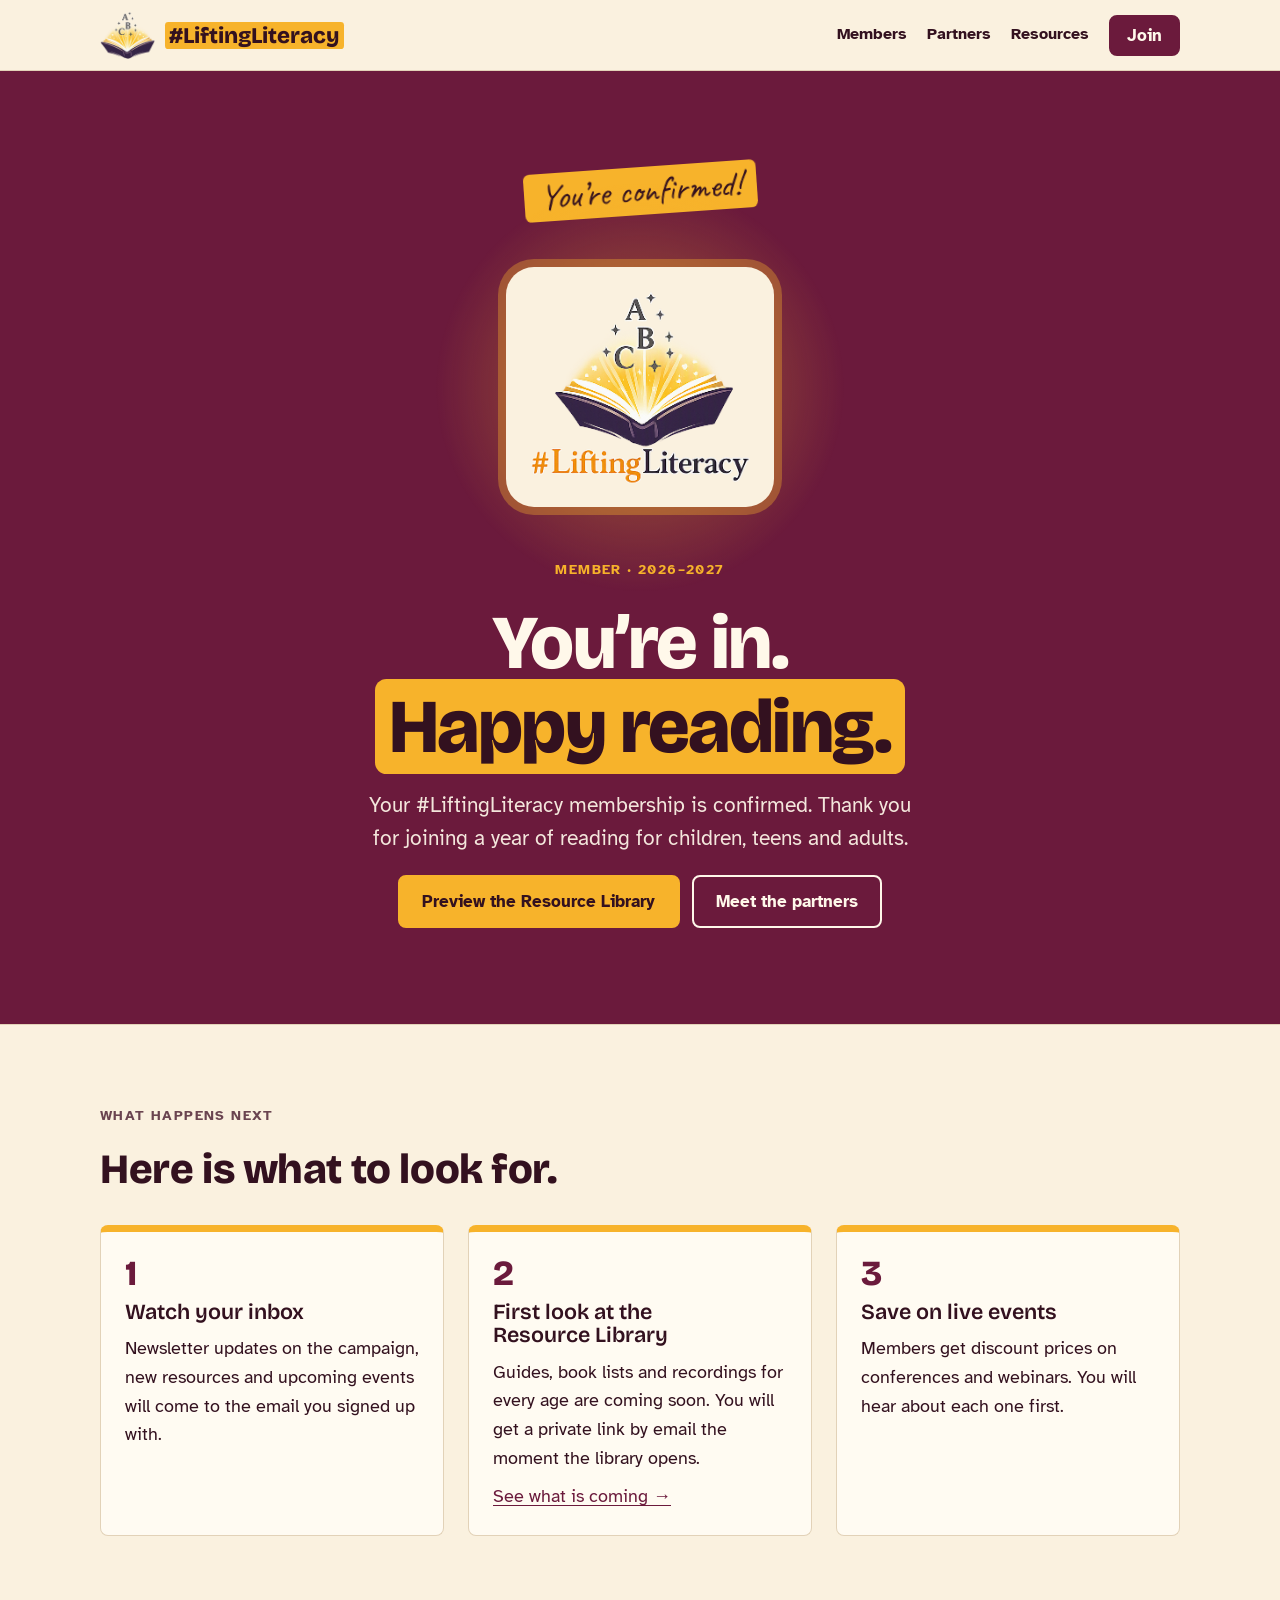
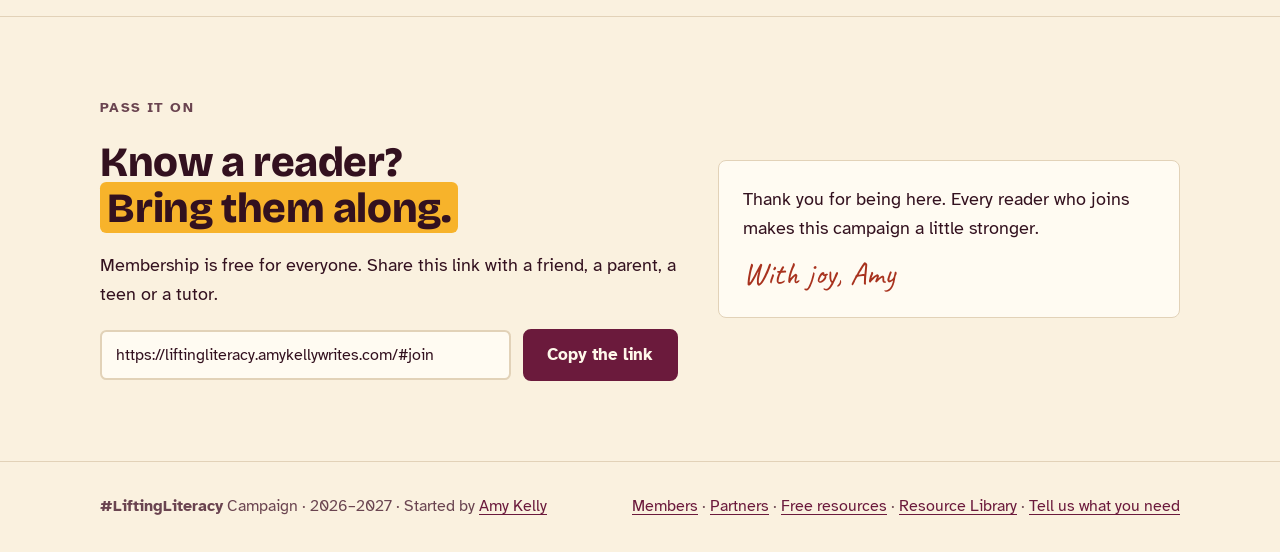
<file: welcome-member.html>
<!doctype html>
<html lang="en">
<head>
<meta name="robots" content="noindex">
<meta charset="utf-8">
<meta name="viewport" content="width=device-width, initial-scale=1">
<title>Welcome, Member | #LiftingLiteracy</title>
<meta name="description" content="The #LiftingLiteracy campaign (2026–2027) connects literacy organizations with the communities they serve and widens access to reading for all ages.">
<link rel="icon" href="assets/logo-mark.png">
<link rel="preconnect" href="https://fonts.googleapis.com">
<link rel="stylesheet" href="https://fonts.googleapis.com/css2?family=Atkinson+Hyperlegible:ital,wght@0,400;0,700;1,400&family=Bricolage+Grotesque:opsz,wght@12..96,600;12..96,800&family=Caveat:wght@600&display=swap">
<link rel="stylesheet" href="assets/styles.css?v=20261019b">
</head>
<body>

<header class="site">
  <div class="wrap">
    <a class="wordmark" href="index.html#top"><img class="mark-img" src="assets/logo-mark.png" alt="" width="240" height="208"><span>#LiftingLiteracy</span></a>
    <nav aria-label="Main">
      <a href="index.html#members">Members</a>
      <a href="index.html#partners">Partners</a>
      <a href="index.html#resources">Resources</a>
      <a class="btn" href="index.html#join" style="color:var(--on-deep);padding:0.5rem 1rem">Join</a>
    </nav>
  </div>
</header>

<main>
  <section class="welcome-hero">
    <div class="wrap">
      <span class="stamp">You’re confirmed!</span>
      <div class="glow"><img src="assets/logo.png" alt="#LiftingLiteracy logo: an open book with light and the letters A, B and C rising from its pages" width="509" height="447"></div>
      <p class="label">Member · 2026–2027</p>
      <h1>You’re in. <mark>Happy reading.</mark></h1>
      <p class="lede">Your #LiftingLiteracy membership is confirmed. Thank you for joining a year of reading for children, teens and adults.</p>
      <div class="row"><a class="btn" href="resource-library.html">Preview the Resource Library</a><a class="btn ghost" href="index.html#partners">Meet the partners</a></div>
    </div>
  </section>

  <section>
    <div class="wrap stack" style="gap:2rem">
      <div class="stack">
        <p class="label">What happens next</p>
        <h2>Here is what to look for.</h2>
      </div>
      <div class="cols3">
        <div class="next-card"><p class="num">1</p><h3>Watch your inbox</h3><p>Newsletter updates on the campaign, new resources and upcoming events will come to the email you signed up with.</p></div>
        <div class="next-card"><p class="num">2</p><h3>First look at the Resource Library</h3><p>Guides, book lists and recordings for every age are coming soon. You will get a private link by email the moment the library opens.</p><a href="resource-library.html">See what is coming →</a></div>
        <div class="next-card"><p class="num">3</p><h3>Save on live events</h3><p>Members get discount prices on conferences and webinars. You will hear about each one first.</p></div></div>
    </div>
  </section>

  <section>
    <div class="wrap split" style="align-items:center">
      <div class="stack">
        <p class="label">Pass it on</p>
        <h2>Know a reader? <mark>Bring them along.</mark></h2>
        <p>Membership is free for everyone. Share this link with a friend, a parent, a teen or a tutor.</p>
        <div class="row" style="align-items:center">
          <input id="share-link" class="share-input" type="text" readonly value="https://liftingliteracy.amykellywrites.com/#join" aria-label="Link to share">
          <button class="btn" type="button" data-copy="share-link">Copy the link</button>
        </div>
      </div>
      <div class="card" style="text-align:left">
        <p>Thank you for being here. Every reader who joins makes this campaign a little stronger.</p>
        <p class="signoff">With joy, Amy</p>
      </div>
    </div>
  </section>
</main>

<footer>
  <div class="wrap">
    <span><strong>#LiftingLiteracy</strong> Campaign · 2026–2027 · Started by <a href="https://amykellywrites.com">Amy Kelly</a></span>
    <span><a href="index.html#members">Members</a> · <a href="index.html#partners">Partners</a> · <a href="free-resources.html">Free resources</a> · <a href="resource-library.html">Resource Library</a> · <a href="survey.html">Tell us what you need</a></span>
  </div>
</footer>
<script src="assets/site.js?v=20261019b"></script>
</body>
</html>
</file>
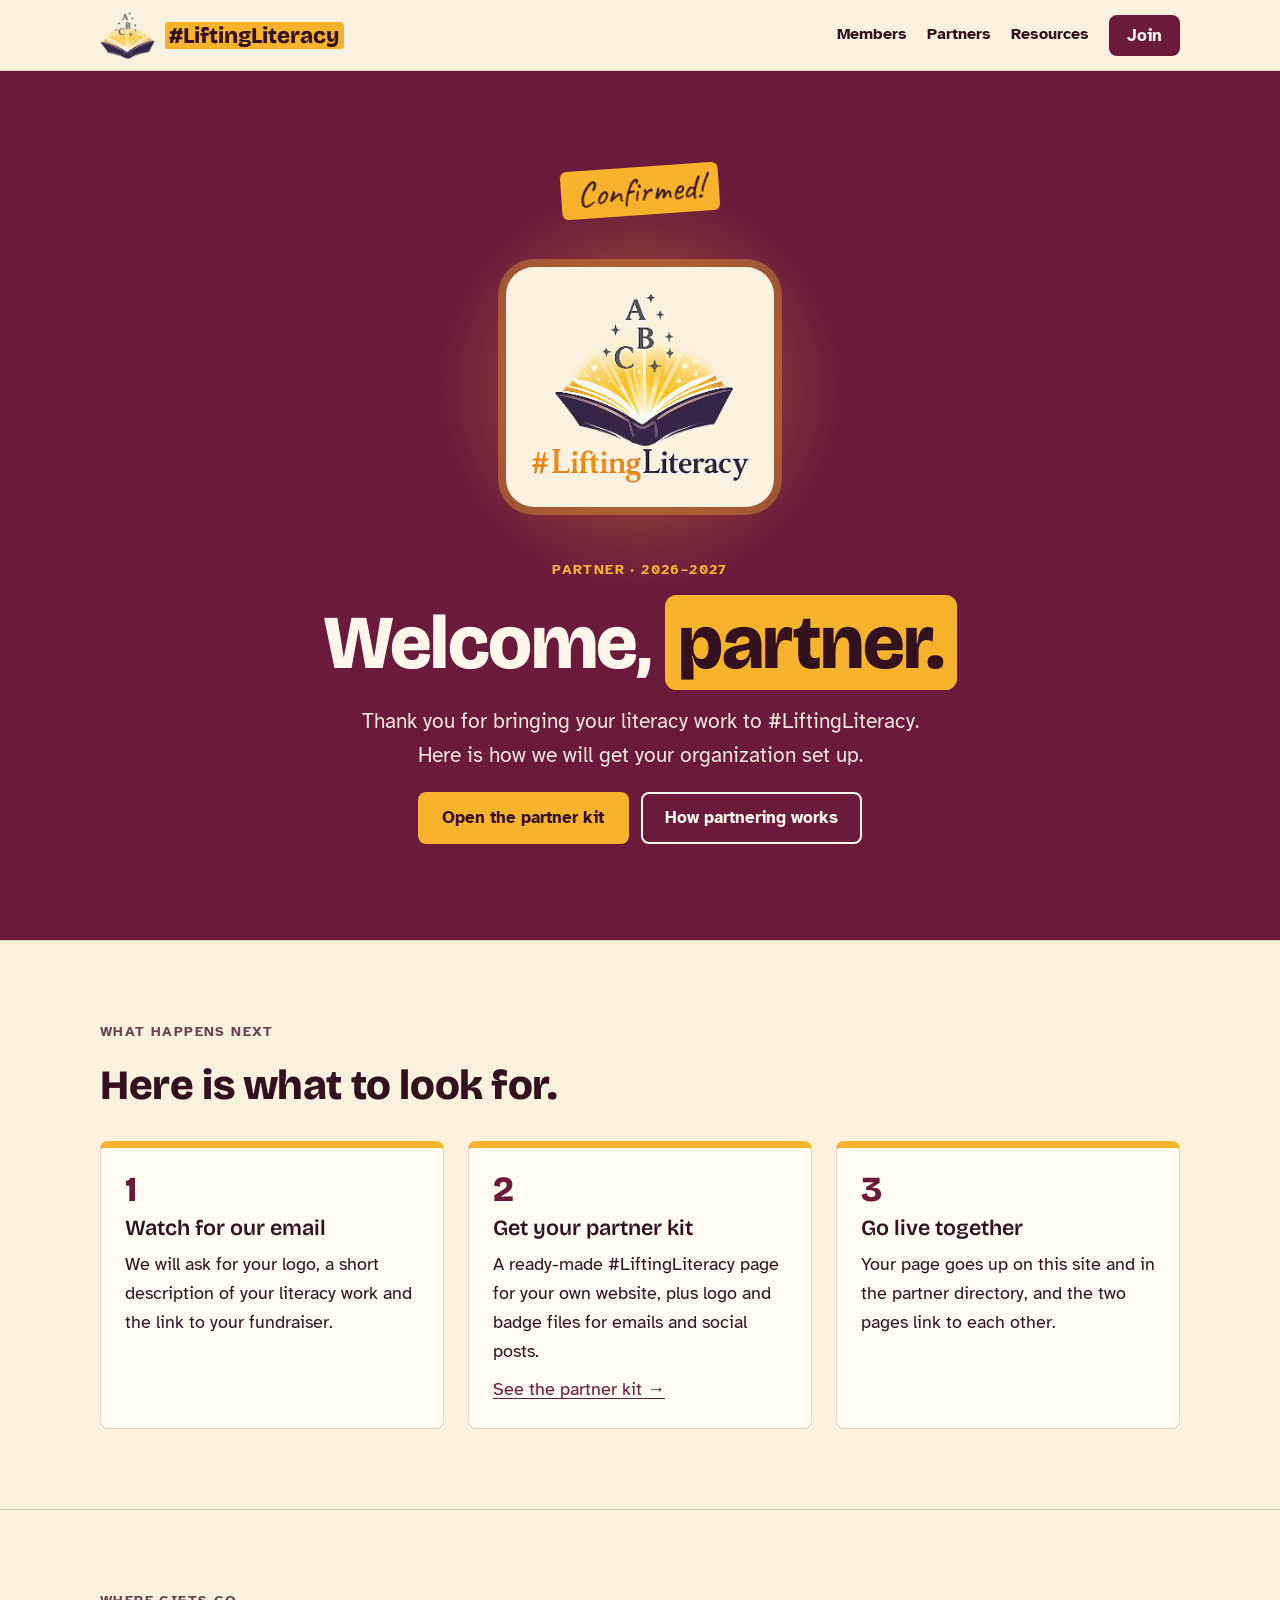
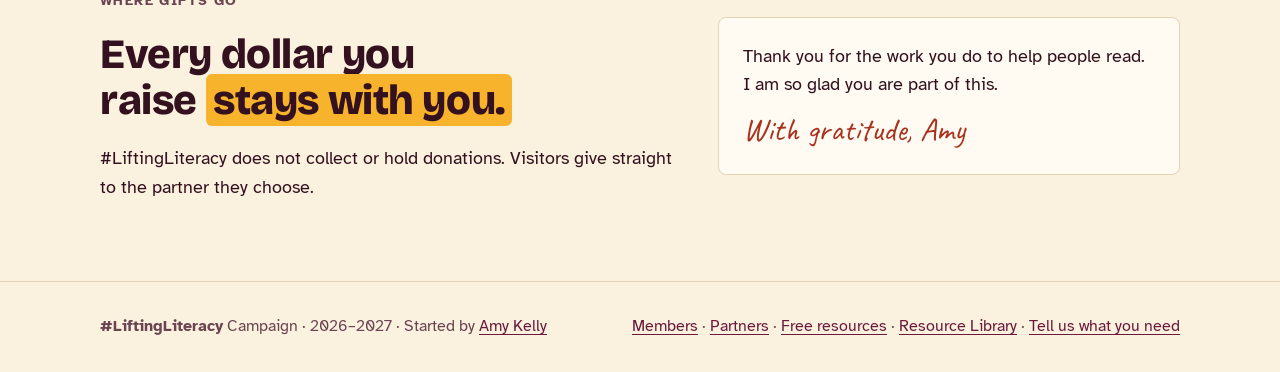
<file: welcome-partner.html>
<!doctype html>
<html lang="en">
<head>
<meta name="robots" content="noindex">
<meta charset="utf-8">
<meta name="viewport" content="width=device-width, initial-scale=1">
<title>Welcome, Partner | #LiftingLiteracy</title>
<meta name="description" content="The #LiftingLiteracy campaign (2026–2027) connects literacy organizations with the communities they serve and widens access to reading for all ages.">
<link rel="icon" href="assets/logo-mark.png">
<link rel="preconnect" href="https://fonts.googleapis.com">
<link rel="stylesheet" href="https://fonts.googleapis.com/css2?family=Atkinson+Hyperlegible:ital,wght@0,400;0,700;1,400&family=Bricolage+Grotesque:opsz,wght@12..96,600;12..96,800&family=Caveat:wght@600&display=swap">
<link rel="stylesheet" href="assets/styles.css?v=20261019b">
</head>
<body>

<header class="site">
  <div class="wrap">
    <a class="wordmark" href="index.html#top"><img class="mark-img" src="assets/logo-mark.png" alt="" width="240" height="208"><span>#LiftingLiteracy</span></a>
    <nav aria-label="Main">
      <a href="index.html#members">Members</a>
      <a href="index.html#partners">Partners</a>
      <a href="index.html#resources">Resources</a>
      <a class="btn" href="index.html#join" style="color:var(--on-deep);padding:0.5rem 1rem">Join</a>
    </nav>
  </div>
</header>

<main>
  <section class="welcome-hero">
    <div class="wrap">
      <span class="stamp">Confirmed!</span>
      <div class="glow"><img src="assets/logo.png" alt="#LiftingLiteracy logo: an open book with light and the letters A, B and C rising from its pages" width="509" height="447"></div>
      <p class="label">Partner · 2026–2027</p>
      <h1>Welcome, <mark>partner.</mark></h1>
      <p class="lede">Thank you for bringing your literacy work to #LiftingLiteracy. Here is how we will get your organization set up.</p>
      <div class="row"><a class="btn" href="partner-kit.html">Open the partner kit</a><a class="btn ghost" href="become-a-partner.html">How partnering works</a></div>
    </div>
  </section>

  <section>
    <div class="wrap stack" style="gap:2rem">
      <div class="stack">
        <p class="label">What happens next</p>
        <h2>Here is what to look for.</h2>
      </div>
      <div class="cols3">
        <div class="next-card"><p class="num">1</p><h3>Watch for our email</h3><p>We will ask for your logo, a short description of your literacy work and the link to your fundraiser.</p></div>
        <div class="next-card"><p class="num">2</p><h3>Get your partner kit</h3><p>A ready-made #LiftingLiteracy page for your own website, plus logo and badge files for emails and social posts.</p><a href="partner-kit.html">See the partner kit →</a></div>
        <div class="next-card"><p class="num">3</p><h3>Go live together</h3><p>Your page goes up on this site and in the partner directory, and the two pages link to each other.</p></div></div>
    </div>
  </section>

  <section>
    <div class="wrap split" style="align-items:center">
      <div class="stack">
        <p class="label">Where gifts go</p>
        <h2>Every dollar you raise <mark>stays with you.</mark></h2>
        <p>#LiftingLiteracy does not collect or hold donations. Visitors give straight to the partner they choose.</p>
      </div>
      <div class="card" style="text-align:left">
        <p>Thank you for the work you do to help people read. I am so glad you are part of this.</p>
        <p class="signoff">With gratitude, Amy</p>
      </div>
    </div>
  </section>
</main>

<footer>
  <div class="wrap">
    <span><strong>#LiftingLiteracy</strong> Campaign · 2026–2027 · Started by <a href="https://amykellywrites.com">Amy Kelly</a></span>
    <span><a href="index.html#members">Members</a> · <a href="index.html#partners">Partners</a> · <a href="free-resources.html">Free resources</a> · <a href="resource-library.html">Resource Library</a> · <a href="survey.html">Tell us what you need</a></span>
  </div>
</footer>
<script src="assets/site.js?v=20261019b"></script>
</body>
</html>
</file>
<file: assets/styles.css>
*,*::before,*::after{box-sizing:border-box}
html{-webkit-text-size-adjust:100%}
body{margin:0}
img{max-width:100%}
[hidden]{display:none!important}
/* Layout: a marked-up reading page in the logo's silhouette, warmed to aubergine, and book-light gold, on a warm ground. Left-aligned columns, highlighter marks on the words that matter, handwritten margin notes. */
:root {
  --bg: #FAF1DF;
  --surface: #FFFBF2;
  --ink: #33111F;
  --muted: #6A4450;
  --line: #E2D2B8;
  --deep: #6B1A3C;
  --on-deep: #FFF8EA;
  --mark: #F7B32B;
  --on-mark: #33111F;
  --note: #A8321E;
  --band: #6B1A3C;
  --on-band: #FFF8EA;
  --plate: transparent;
  --plate-pad: 0;
  --display: "Bricolage Grotesque", "Trebuchet MS", "Segoe UI", sans-serif;
  --body: "Atkinson Hyperlegible", Verdana, "Segoe UI", sans-serif;
  --hand: "Caveat", "Segoe Print", "Bradley Hand", cursive;
}
@media (prefers-color-scheme: dark) {
  :root:not([data-theme="light"]) {
    --bg: #240D17; --surface: #361524; --ink: #F6ECDD; --muted: #C6B2C0; --line: #5A2F42;
    --deep: #F7B5C8; --on-deep: #240D17; --mark: #F2B03A; --on-mark: #33111F; --note: #FF9A7A;
    --band: #5A1A36; --on-band: #F6ECDD; --plate: #FAF1DF; --plate-pad: 0.5rem;
    color-scheme: dark;
  }
}
:root[data-theme="dark"] {
  --bg: #240D17; --surface: #361524; --ink: #F6ECDD; --muted: #C6B2C0; --line: #5A2F42;
  --deep: #F7B5C8; --on-deep: #240D17; --mark: #F2B03A; --on-mark: #33111F; --note: #FF9A7A;
  --band: #5A1A36; --on-band: #F6ECDD; --plate: #FAF1DF; --plate-pad: 0.5rem;
  color-scheme: dark;
}
* { box-sizing: border-box; }
body { background: var(--bg); color: var(--ink); font-family: var(--body); font-size: 1.125rem; line-height: 1.6; }
.wrap { max-width: 70rem; margin-inline: auto; padding-inline: 1.25rem; }
h1, h2, h3 { font-family: var(--display); line-height: 1.1; margin: 0; text-wrap: balance; }
h1 { font-size: clamp(2.4rem, 6vw, 4.25rem); font-weight: 800; letter-spacing: -0.02em; }
h2 { font-size: clamp(1.8rem, 4vw, 2.6rem); font-weight: 800; letter-spacing: -0.01em; }
h3 { font-size: 1.35rem; font-weight: 600; }
p { margin: 0; max-width: 62ch; }
a { color: var(--deep); text-underline-offset: 0.18em; }
a:focus-visible, button:focus-visible, input:focus-visible { outline: 3px solid var(--mark); outline-offset: 3px; }
mark { background: var(--mark); color: var(--on-mark); padding: 0.02em 0.18em; border-radius: 0.15em; box-decoration-break: clone; -webkit-box-decoration-break: clone; }
.label { font-size: 0.875rem; font-weight: 700; letter-spacing: 0.1em; text-transform: uppercase; color: var(--muted); }
.lede { font-size: 1.3rem; color: var(--muted); }
.btn { display: inline-block; font: 700 1.0625rem var(--body); padding: 0.85rem 1.4rem; border-radius: 0.5rem; border: 2px solid var(--deep); background: var(--deep); color: var(--on-deep); text-decoration: none; cursor: pointer; }
.btn.ghost { background: transparent; color: var(--deep); }
.btn[aria-disabled="true"] { background: transparent; color: var(--muted); border-style: dashed; border-color: var(--muted); cursor: default; }
.todo { display: inline-block; font-size: 0.8125rem; font-weight: 700; letter-spacing: 0.04em; border: 1.5px dashed var(--note); color: var(--note); padding: 0.05rem 0.5rem; border-radius: 0.3rem; vertical-align: middle; }

.draftbar { background: var(--ink); color: var(--bg); font-size: 0.95rem; padding-block: 0.5rem; }
.draftbar p { max-width: none; }
header.site { position: sticky; top: env(safe-area-inset-top, 0px); z-index: 5; background: var(--bg); border-bottom: 1px solid var(--line); }
header.site .wrap { display: flex; flex-wrap: wrap; align-items: center; justify-content: space-between; gap: 0.5rem 1.5rem; padding-block: 0.7rem; }
.wordmark { font: 800 1.4rem var(--display); color: var(--ink); text-decoration: none; display: flex; align-items: center; gap: 0.6rem; }
.mark-img { height: 3rem; width: auto; background: var(--plate); border-radius: 0.4rem; padding: calc(var(--plate-pad) / 2); }
.logo-full { width: 100%; max-width: 17rem; height: auto; background: var(--plate); border-radius: 0.6rem; padding: var(--plate-pad); }
.wordmark span { background: var(--mark); color: var(--on-mark); padding: 0 0.2em; border-radius: 0.15em; }
nav { display: flex; flex-wrap: wrap; align-items: center; gap: 0.25rem 1.25rem; font-size: 1rem; }
nav a { color: var(--ink); text-decoration: none; font-weight: 700; padding-block: 0.25rem; }
nav a:hover { text-decoration: underline; }

section { padding-block: clamp(2.75rem, 7vw, 5rem); scroll-margin-top: 7rem; }
section + section { border-top: 1px solid var(--line); }
.stack { display: grid; gap: 1.25rem; }
.split { display: grid; gap: 2.5rem; grid-template-columns: minmax(0, 1.25fr) minmax(0, 1fr); align-items: center; }
.cols3 { display: grid; gap: 1.5rem; grid-template-columns: repeat(3, minmax(0, 1fr)); }
.row { display: flex; flex-wrap: wrap; gap: 0.75rem; }
@media (max-width: 52rem) { .split, .cols3 { grid-template-columns: minmax(0, 1fr); } }

/* the marked-up passage */
.passage { background: var(--surface); border: 1px solid var(--line); border-radius: 0.4rem; padding: 1.75rem 1.5rem 1.5rem; display: grid; gap: 1rem; transform: rotate(-1deg); }
.passage .text { font-size: 1.3rem; line-height: 1.75; }
.passage .notes { display: grid; gap: 0.2rem; font-family: var(--hand); font-size: 1.6rem; line-height: 1.2; color: var(--note); border-top: 1px dashed var(--line); padding-top: 0.75rem; }
@media (prefers-reduced-motion: no-preference) { .passage { transition: transform 0.3s; } .passage:hover { transform: rotate(0deg); } }

.who h3 { display: inline; background: var(--mark); color: var(--on-mark); padding: 0 0.25em; border-radius: 0.15em; box-decoration-break: clone; -webkit-box-decoration-break: clone; }
.who > div { display: grid; gap: 0.6rem; align-content: start; }
ol.steps { list-style: none; margin: 0; padding: 0; counter-reset: s; display: grid; gap: 1.25rem; }
ol.steps li { counter-increment: s; display: grid; grid-template-columns: 2.5rem minmax(0, 1fr); gap: 0.75rem; }
ol.steps li::before { content: counter(s); font: 800 1.6rem var(--display); color: var(--deep); line-height: 1.2; }

.card { background: var(--surface); border: 1px solid var(--line); border-radius: 0.5rem; padding: 1.5rem; display: grid; gap: 0.75rem; align-content: start; }
.card.open { background: transparent; border-style: dashed; border-color: var(--muted); }
.logo { width: 4.5rem; height: 4.5rem; border-radius: 0.5rem; border: 1.5px dashed var(--muted); display: grid; place-items: center; font-size: 0.8125rem; color: var(--muted); text-align: center; line-height: 1.2; }
.slots { display: grid; gap: 1rem; grid-template-columns: repeat(4, minmax(0, 1fr)); }
.slots div { border: 1.5px dashed var(--muted); border-radius: 0.5rem; min-height: 6rem; display: grid; place-items: center; color: var(--muted); font-size: 1rem; text-align: center; padding: 0.5rem; }
@media (max-width: 52rem) { .slots { grid-template-columns: repeat(2, minmax(0, 1fr)); } }

.signup { background: var(--band); color: var(--on-band); border-top: 0; }
.signup h2, .signup p, .signup label { color: var(--on-band); }
.signup form { display: grid; gap: 0.9rem; }
.signup label { display: grid; gap: 0.3rem; font-weight: 700; font-size: 1rem; }
.signup input:not([type="checkbox"]), .signup textarea { font: 1.125rem var(--body); padding: 0.8rem 0.9rem; border-radius: 0.4rem; border: 2px solid var(--on-band); background: var(--surface); color: var(--ink); width: 100%; }
.signup .btn { background: var(--mark); color: var(--on-mark); border-color: var(--mark); justify-self: start; }
.signup fieldset { border: 0; margin: 0; padding: 0; display: flex; flex-wrap: wrap; gap: 0.4rem 1.25rem; }
.signup legend { font-weight: 700; font-size: 1rem; padding: 0; margin-bottom: 0.3rem; color: var(--on-band); }
.signup label.check { display: flex; align-items: center; gap: 0.5rem; font-weight: 400; font-size: 1.0625rem; }
.signup label.check input { width: 1.25rem; height: 1.25rem; accent-color: var(--mark); }
.tabs { display: flex; flex-wrap: wrap; gap: 0.5rem; }
.tabs button { font: 700 1.0625rem var(--body); padding: 0.6rem 1.1rem; border-radius: 0.5rem; border: 2px solid var(--on-band); background: transparent; color: var(--on-band); cursor: pointer; }
.tabs button[aria-selected="true"] { background: var(--mark); border-color: var(--mark); color: var(--on-mark); }
.signup .msg { background: var(--surface); color: var(--ink); padding: 0.8rem 1rem; border-radius: 0.4rem; font-size: 1rem; }
footer { border-top: 1px solid var(--line); padding-block: 2rem; font-size: 1rem; color: var(--muted); }
footer .wrap { display: flex; flex-wrap: wrap; gap: 0.75rem 2rem; justify-content: space-between; }
.back { font-weight: 700; }
textarea.code { width: 100%; min-height: 14rem; font: 0.95rem/1.5 ui-monospace, "SFMono-Regular", Menlo, Consolas, monospace; padding: 0.9rem; border-radius: 0.4rem; border: 1px solid var(--line); background: var(--bg); color: var(--ink); resize: vertical; }
textarea.code.text { font-family: var(--body); font-size: 1rem; }
.kitprev { border: 1px dashed var(--muted); border-radius: 0.6rem; padding: 0.75rem; min-width: 0; }
.tile { display: grid; gap: 0.6rem; justify-items: start; align-content: start; }
.tile .pic { background: #FAF1DF; border: 1px solid var(--line); border-radius: 0.5rem; padding: 1rem; display: grid; place-items: center; width: 100%; min-height: 11rem; }
.tile .pic img { max-height: 9rem; width: auto; }
.tile code { font-size: 0.95rem; overflow-wrap: anywhere; }
.card ol.steps { gap: 0.8rem; }
.card ol.steps li { grid-template-columns: 1.6rem minmax(0, 1fr); gap: 0.5rem; }
.card ol.steps li::before { font-size: 1.2rem; line-height: 1.5; }
.shelf { display: grid; gap: 1.25rem; padding-bottom: 1.5rem; border-bottom: 0.5rem solid var(--deep); }
.shelf .cols3 { align-items: stretch; }
.item { background: var(--surface); border: 1px solid var(--line); border-left: 0.6rem solid var(--mark); border-radius: 0.3rem 0.5rem 0.5rem 0.3rem; padding: 1.1rem 1.25rem; display: grid; gap: 0.4rem; align-content: start; }
.item .soon { justify-self: start; }
.levels { display: grid; gap: 1.25rem; grid-template-columns: repeat(auto-fit, minmax(15rem, 1fr)); }
.levels .points { gap: 0.5rem; font-size: 1.0625rem; }
.levels .card:last-child { grid-column: 1 / -1; }
.amount { font: 800 1.5rem var(--display); color: var(--deep); }
ul.points { list-style: none; margin: 0; padding: 0; display: grid; gap: 0.9rem; }
ul.points li { display: grid; grid-template-columns: 1.5rem minmax(0, 1fr); gap: 0.6rem; }
ul.points li::before { content: ""; width: 0.9rem; height: 0.9rem; margin-top: 0.45rem; background: var(--mark); border-radius: 0.15rem; }
.facts { display: grid; gap: 0.75rem; margin: 0; }
.facts div { display: grid; gap: 0.1rem; border-top: 1px solid var(--line); padding-top: 0.75rem; }
.facts dt { font-size: 0.875rem; font-weight: 700; letter-spacing: 0.1em; text-transform: uppercase; color: var(--muted); }
.facts dd { margin: 0; }

/* ===== Welcome (confirmation) pages ===== */
.welcome-hero { position: relative; overflow: hidden; background: var(--band); color: var(--on-band); padding-block: clamp(3rem, 9vw, 6rem); text-align: center; }
.welcome-hero .wrap { position: relative; z-index: 1; display: grid; justify-items: center; gap: 1.25rem; }
.welcome-hero h1 { color: var(--on-band); font-size: clamp(2.5rem, 7vw, 4.75rem); max-width: 16ch; }
.welcome-hero h1 mark { background: var(--mark); color: var(--on-mark); }
.welcome-hero .lede { color: var(--on-band); opacity: 0.92; max-width: 40ch; }
.welcome-hero .label { color: var(--mark); }
.glow { position: relative; display: grid; place-items: center; width: min(19rem, 72vw); aspect-ratio: 1; }
.glow::before { content: ""; position: absolute; inset: -18%; border-radius: 50%; background: radial-gradient(circle, rgba(247,179,43,0.55) 0%, rgba(247,179,43,0.18) 42%, rgba(247,179,43,0) 70%); }
.glow img { position: relative; width: 88%; height: auto; background: #FAF1DF; border-radius: 1.75rem; padding: 7%; box-shadow: 0 0 0 0.5rem rgba(247,179,43,0.35); }
.drift { position: absolute; inset: 0; pointer-events: none; z-index: 0; }
.drift span { position: absolute; bottom: -3rem; font: 800 clamp(1.4rem, 3vw, 2.4rem) var(--display); color: var(--mark); opacity: 0; }
@media (prefers-reduced-motion: no-preference) {
  .drift span { animation: rise 11s linear infinite; }
  .glow::before { animation: breathe 4s ease-in-out infinite; }
  .welcome-hero .stamp { animation: pop 0.7s 0.2s cubic-bezier(.2,1.6,.4,1) both; }
}
@media (prefers-reduced-motion: reduce) { .drift span { opacity: 0.25; bottom: auto; } }
@keyframes rise { 0% { transform: translateY(0) rotate(-8deg); opacity: 0; } 12% { opacity: 0.4; } 80% { opacity: 0.25; } 100% { transform: translateY(-115vh) rotate(10deg); opacity: 0; } }
@keyframes breathe { 0%, 100% { transform: scale(1); } 50% { transform: scale(1.08); } }
@keyframes pop { from { transform: scale(0.4) rotate(-12deg); opacity: 0; } to { transform: scale(1) rotate(-4deg); opacity: 1; } }
.stamp { display: inline-block; font-family: var(--hand); font-size: clamp(1.6rem, 4vw, 2.2rem); line-height: 1; color: var(--on-mark); background: var(--mark); padding: 0.35rem 1rem 0.45rem; border-radius: 0.4rem; transform: rotate(-4deg); }
.welcome-hero .btn { background: var(--mark); border-color: var(--mark); color: var(--on-mark); }
.welcome-hero .btn.ghost { background: transparent; color: var(--on-band); border-color: var(--on-band); }
.welcome-hero .row { justify-content: center; }
.next-card { background: var(--surface); border: 1px solid var(--line); border-top: 0.45rem solid var(--mark); border-radius: 0.5rem; padding: 1.5rem; display: grid; gap: 0.6rem; align-content: start; }
.next-card .num { font: 800 2.2rem/1 var(--display); color: var(--deep); }
.signoff { font-family: var(--hand); font-size: 2rem; line-height: 1.2; color: var(--note); }
.share-input { font: 1rem var(--body); padding: 0.8rem 0.9rem; border-radius: 0.4rem; border: 2px solid var(--line); background: var(--surface); color: var(--ink); flex: 1 1 16rem; min-width: 0; }
.soon-tag { justify-self: start; display: inline-block; font-size: 0.8125rem; font-weight: 700; letter-spacing: 0.06em; text-transform: uppercase; background: var(--mark); color: var(--on-mark); padding: 0.15rem 0.6rem; border-radius: 999px; }
.sr-only { position: absolute; width: 1px; height: 1px; overflow: hidden; clip: rect(0 0 0 0); white-space: nowrap; }
.item a { font-weight: 700; }
section.hero { padding-block: clamp(1.75rem, 4vw, 3rem) clamp(2.5rem, 6vw, 4rem); }
.hero-side { display: grid; gap: 1.5rem; justify-items: center; }
.hero-side .logo-full { max-width: 15rem; }
.hero-side .passage { width: 100%; }
@media (max-width: 52rem) { .hero-side .logo-full { max-width: 11rem; } }
/* ===== Survey ===== */
.survey { display: grid; gap: 1.5rem; max-width: 46rem; }
.survey-q { border: 1px solid var(--line); background: var(--surface); border-radius: 0.6rem; padding: 1.25rem 1.25rem 1.4rem; margin: 0; display: grid; gap: 0.6rem; }
.survey-q legend { font: 700 1.3rem/1.3 var(--display); padding: 0 0.25rem; display: flex; gap: 0.6rem; align-items: baseline; }
.survey-q .qnum { display: inline-grid; place-items: center; min-width: 2rem; height: 2rem; border-radius: 50%; background: var(--mark); color: var(--on-mark); font-size: 1.05rem; }
.survey-q .hint { color: var(--muted); font-size: 1rem; }
.opts { display: grid; gap: 0.6rem; grid-template-columns: repeat(auto-fill, minmax(15rem, 1fr)); }
.opt { display: flex; align-items: center; gap: 0.7rem; padding: 0.75rem 0.9rem; border: 2px solid var(--line); border-radius: 0.5rem; cursor: pointer; font-size: 1.125rem; background: var(--bg); }
.opt input { width: 1.4rem; height: 1.4rem; accent-color: var(--deep); flex: none; }
.opt:has(input:checked) { border-color: var(--deep); background: var(--surface); font-weight: 700; }
.survey textarea, .survey input[type="email"] { font: 1.125rem var(--body); padding: 0.8rem 0.9rem; border-radius: 0.4rem; border: 2px solid var(--line); background: var(--bg); color: var(--ink); width: 100%; }
.survey .btn { justify-self: start; font-size: 1.2rem; padding: 1rem 1.8rem; }
.survey .msg { background: var(--mark); color: var(--on-mark); padding: 0.9rem 1.1rem; border-radius: 0.5rem; font-weight: 700; }
.survey .other { display: grid; gap: 0.35rem; font-weight: 700; font-size: 1rem; margin-top: 0.3rem; }
.survey .other input { font: 1.125rem var(--body); padding: 0.75rem 0.9rem; border-radius: 0.4rem; border: 2px solid var(--line); background: var(--bg); color: var(--ink); width: 100%; font-weight: 400; }
.survey .pair { display: grid; gap: 0.75rem; grid-template-columns: minmax(0, 2fr) minmax(0, 1fr); }
.survey .about legend em { font-style: normal; color: var(--muted); font-size: 1rem; }
@media (max-width: 30rem) { .survey .pair { grid-template-columns: minmax(0, 1fr); } }
.partner-logo { width: 100%; max-width: 15rem; height: auto; background: #FFFFFF; border-radius: 0.5rem; padding: 0.6rem; border: 1px solid var(--line); }
ol.steps.how { grid-template-columns: repeat(3, minmax(0, 1fr)); gap: 1.5rem; }
ol.steps.how li { background: var(--surface); border: 1px solid var(--line); border-radius: 0.5rem; padding: 1.25rem; }
@media (max-width: 52rem) { ol.steps.how { grid-template-columns: minmax(0, 1fr); } }
</file>
